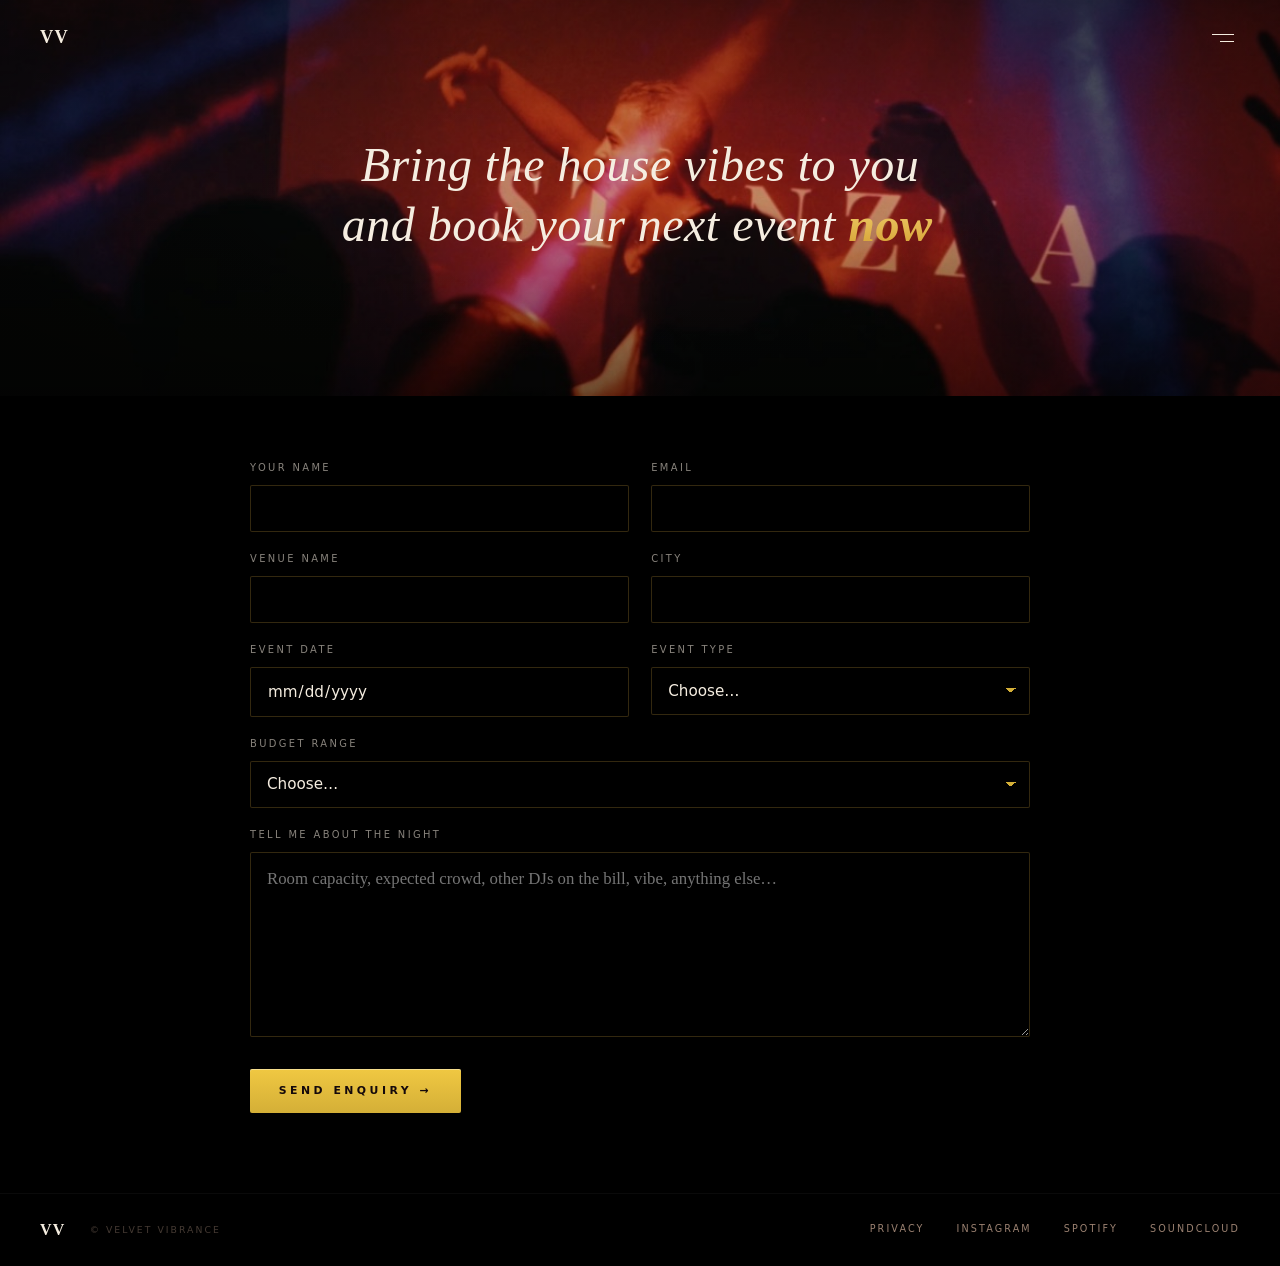
<file: book.html>
<!DOCTYPE html>
<html lang="en">
<head>
  <meta charset="UTF-8" />
  <meta name="viewport" content="width=device-width, initial-scale=1.0" />
  <meta name="description" content="Velvet Vibrance — Book a Stanzza DJ set at your venue." />
  <link rel="icon" type="image/svg+xml" href="favicon.svg" />
  <link rel="canonical" href="https://velvetvibrance.com/book.html" />
  <meta property="og:type" content="website" />
  <meta property="og:site_name" content="Velvet Vibrance" />
  <meta property="og:url" content="https://velvetvibrance.com/book.html" />
  <meta property="og:title" content="VELVET VIBRANCE — Book a DJ Set" />
  <meta property="og:description" content="Book a Stanzza set at your venue. Bookings land direct with the team." />
  <meta property="og:image" content="https://velvetvibrance.com/crowd-pink.jpg" />
  <meta name="twitter:card" content="summary_large_image" />
  <meta http-equiv="Content-Security-Policy" content="default-src 'self'; script-src 'self' 'unsafe-inline' https://cdnjs.cloudflare.com; style-src 'self' 'unsafe-inline' https://fonts.googleapis.com; font-src https://fonts.gstatic.com; img-src 'self' https://raw.githubusercontent.com data:; media-src 'self' https://raw.githubusercontent.com; connect-src 'self' https://raw.githubusercontent.com https://script.google.com https://script.googleusercontent.com; frame-ancestors 'none'; object-src 'none'; base-uri 'self'; form-action 'self';" />
  <meta http-equiv="X-Content-Type-Options" content="nosniff" />
  <meta name="referrer" content="strict-origin-when-cross-origin" />
  <title>VELVET VIBRANCE — Book a DJ Set</title>
  <link rel="stylesheet" href="style.css?v=fade1" />
  <link rel="preconnect" href="https://fonts.googleapis.com" />
  <link rel="preconnect" href="https://fonts.gstatic.com" crossorigin />
  <link href="https://fonts.googleapis.com/css2?family=Playfair+Display:ital,wght@0,400;0,600;0,700;0,900;1,400;1,700&family=Inter:wght@300;400;500;600&display=swap" rel="stylesheet" />
</head>
<body class="gallery-page">

  <script>(function(){var VV_MAINT='OFF';/*VV_MAINT*/if(VV_MAINT==='ON'){location.replace('maintenance.html');}})();</script>

  <div class="nav-overlay" id="nav-overlay" aria-hidden="true">
    <div class="nav-overlay-inner">
      <nav class="overlay-nav">
        <a href="index.html#about"   class="overlay-link"><span>About</span></a>
        <a href="events.html"        class="overlay-link"><span>Events</span></a>
        <a href="gallery.html"       class="overlay-link"><span>Gallery</span></a>
        <a href="book.html"          class="overlay-link"><span>Bookings</span></a>
      </nav>
      <div class="overlay-footer">
        <a href="https://www.instagram.com/stanzzaofficial" target="_blank" rel="noopener noreferrer">Instagram</a>
        <a href="https://open.spotify.com/user/trystanbucar?si=YCVCJeDFSdeDEXY9Dz1a8A&utm_source=copy-link&nd=1&dlsi=a971ac6fd83c4f14" target="_blank" rel="noopener noreferrer">Spotify</a>
        <a href="https://soundcloud.com/user-411773767?ref=clipboard&p=i&c=0&si=22EA36A8152D448B8C8C91F1DC9DD014&utm_source=clipboard&utm_medium=text&utm_campaign=social_sharing" target="_blank" rel="noopener noreferrer">SoundCloud</a>
      </div>
    </div>
  </div>

  <header id="nav">
    <a href="index.html" class="nav-logo">VV</a>
    <button class="nav-hamburger" id="hamburger" aria-label="Toggle menu" aria-expanded="false">
      <span class="ham-line ham-top"></span>
      <span class="ham-line ham-bot"></span>
    </button>
  </header>

  <section class="gallery-hero has-slideshow">
    <div class="hero-slideshow" data-photos="dj-orange.jpg,Image-2-15-26-939AM.jpg,IMG_0431.jpg" aria-hidden="true"></div>
    <div class="gallery-hero-inner">
      <h1 class="hero-sentence">Bring the house vibes to you<br>and book your next event <em>now</em></h1>
    </div>
  </section>

  <section class="contact-section">
    <div class="contact-wrap">

      <form class="contact-form active" id="form-book" novalidate>
        <div class="cf-grid">
          <div class="cf-field">
            <label for="bk-name">Your name</label>
            <input type="text" id="bk-name" name="name" required autocomplete="name" />
          </div>
          <div class="cf-field">
            <label for="bk-email">Email</label>
            <input type="email" id="bk-email" name="email" required autocomplete="email" />
          </div>
          <div class="cf-field">
            <label for="bk-venue">Venue name</label>
            <input type="text" id="bk-venue" name="venue" required />
          </div>
          <div class="cf-field">
            <label for="bk-city">City</label>
            <input type="text" id="bk-city" name="city" autocomplete="address-level2" />
          </div>
          <div class="cf-field">
            <label for="bk-date">Event date</label>
            <input type="date" id="bk-date" name="date" />
          </div>
          <div class="cf-field">
            <label for="bk-type">Event type</label>
            <select id="bk-type" name="type">
              <option value="">Choose…</option>
              <option>Club night</option>
              <option>Festival</option>
              <option>Private event</option>
              <option>Brand event</option>
              <option>Warehouse / underground</option>
              <option>Other</option>
            </select>
          </div>
          <div class="cf-field cf-full">
            <label for="bk-budget">Budget range</label>
            <select id="bk-budget" name="budget">
              <option value="">Choose…</option>
              <option>Under $500</option>
              <option>$500 – $1,500</option>
              <option>$1,500 – $3,000</option>
              <option>$3,000 – $6,000</option>
              <option>$6,000+</option>
              <option>Let's discuss</option>
            </select>
          </div>
          <div class="cf-field cf-full">
            <label for="bk-message">Tell me about the night</label>
            <textarea id="bk-message" name="message" rows="6" required placeholder="Room capacity, expected crowd, other DJs on the bill, vibe, anything else…"></textarea>
          </div>
        </div>
        <div class="cf-actions">
          <button type="submit" class="cf-submit">Send enquiry →</button>
          <p class="cf-status" id="bk-status" role="status" aria-live="polite"></p>
        </div>
      </form>

    </div>
  </section>

  <footer id="footer">
    <div class="footer-inner">
      <div class="footer-left">
        <span class="footer-monogram">VV</span>
        <span class="footer-copy">&copy; VELVET VIBRANCE</span>
      </div>
      <div class="footer-social">
        <a href="privacy.html">Privacy</a>
        <a href="https://www.instagram.com/stanzzaofficial" target="_blank" rel="noopener noreferrer">Instagram</a>
        <a href="https://open.spotify.com/user/trystanbucar?si=YCVCJeDFSdeDEXY9Dz1a8A&utm_source=copy-link&nd=1&dlsi=a971ac6fd83c4f14" target="_blank" rel="noopener noreferrer">Spotify</a>
        <a href="https://soundcloud.com/user-411773767?ref=clipboard&p=i&c=0&si=22EA36A8152D448B8C8C91F1DC9DD014&utm_source=clipboard&utm_medium=text&utm_campaign=social_sharing" target="_blank" rel="noopener noreferrer">SoundCloud</a>
      </div>
    </div>
  </footer>

  <div id="scroll-progress" aria-hidden="true"></div>

  <script>
    window.VV_ENDPOINT = 'https://script.google.com/macros/s/AKfycbxKPcK1bRYUDijZENkCcSkNSflb3yaom7d5abVwcGUrPfFkmVFyEuU9smumyZBSAiuE5w/exec';
  </script>
  <script src="script.js" defer></script>

  <script>
    /* Book form submitter — POSTs to the same Apps Script deployment
       as every other form on the site; the `form: 'booking'` field
       tells the backend which sheet + email handler to run. */
    async function submitBookForm(form) {
      const statusEl = document.getElementById('bk-status');
      const data = { form: 'booking' };
      new FormData(form).forEach((val, key) => { data[key] = val; });

      const btn = form.querySelector('.cf-submit');
      const origLabel = btn.textContent;
      btn.disabled = true;
      btn.textContent = 'Sending…';
      statusEl.textContent = '';
      statusEl.className = 'cf-status';

      const endpoint = window.VV_ENDPOINT;
      if (!endpoint || /PASTE_YOUR/.test(endpoint)) {
        statusEl.textContent = 'Bookings are being set up — email velvetvibrance@gmail.com in the meantime.';
        statusEl.classList.add('error');
        btn.disabled = false; btn.textContent = origLabel;
        return;
      }

      const url = endpoint + (endpoint.indexOf('?') === -1 ? '?' : '&') +
                  'origin=' + encodeURIComponent(location.origin);
      try {
        const res = await fetch(url, {
          method: 'POST',
          headers: { 'Content-Type': 'text/plain;charset=utf-8' },
          body: JSON.stringify(data),
          redirect: 'follow'
        });
        const txt = await res.text();
        let parsed;
        try { parsed = JSON.parse(txt); }
        catch { throw new Error('Non-JSON response'); }

        if (parsed && parsed.ok) {
          form.reset();
          statusEl.textContent = 'Sent — thanks. I\'ll be in touch within 48 hours.';
          statusEl.classList.add('success');
        } else {
          const err = (parsed && parsed.error) || 'unknown';
          statusEl.textContent = 'Could not send (' + err + '). Try again or email velvetvibrance@gmail.com.';
          statusEl.classList.add('error');
        }
      } catch (err) {
        statusEl.textContent = 'Network error. Try again or email velvetvibrance@gmail.com.';
        statusEl.classList.add('error');
      } finally {
        btn.disabled = false;
        btn.textContent = origLabel;
      }
    }
    document.getElementById('form-book').addEventListener('submit', e => {
      e.preventDefault();
      submitBookForm(e.target);
    });
  </script>
</body>
</html>
</file>
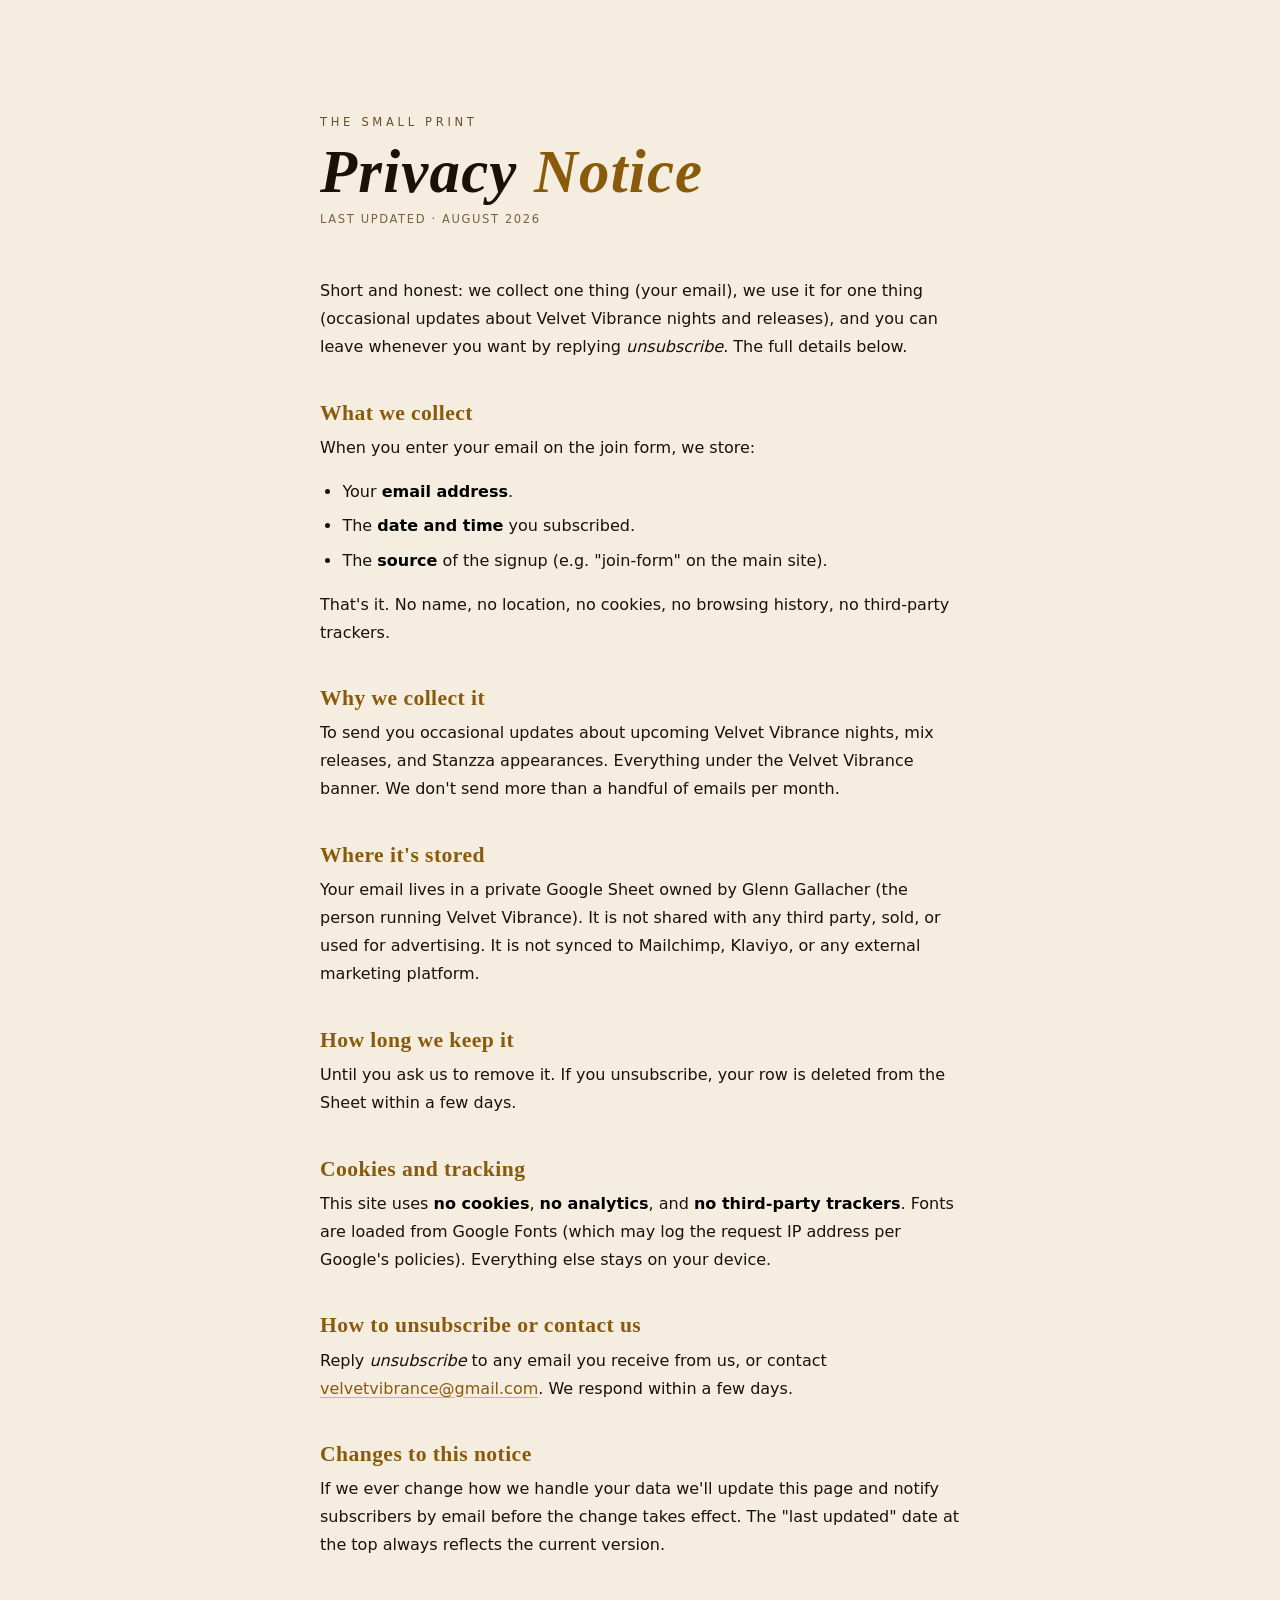
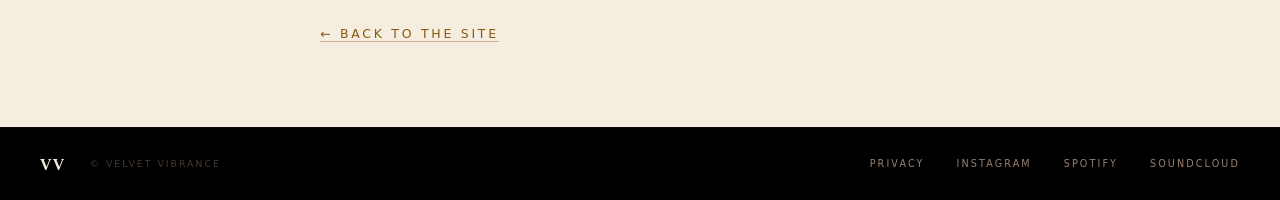
<file: privacy.html>
<!DOCTYPE html>
<html lang="en">
<head>
  <meta charset="UTF-8" />
  <meta name="viewport" content="width=device-width, initial-scale=1.0" />
  <meta name="description" content="Velvet Vibrance — Privacy notice. What we collect, why, and how you can leave." />
  <link rel="icon" type="image/svg+xml" href="favicon.svg" />
  <meta http-equiv="Content-Security-Policy" content="default-src 'self'; script-src 'self' 'unsafe-inline'; style-src 'self' 'unsafe-inline' https://fonts.googleapis.com; font-src https://fonts.gstatic.com; img-src 'self' data:; frame-ancestors 'none'; object-src 'none'; base-uri 'self'; form-action 'self';" />
  <meta http-equiv="X-Content-Type-Options" content="nosniff" />
  <meta name="referrer" content="strict-origin-when-cross-origin" />
  <title>VELVET VIBRANCE — Privacy</title>
  <link rel="stylesheet" href="style.css?v=fade1" />
  <link rel="preconnect" href="https://fonts.googleapis.com" />
  <link rel="preconnect" href="https://fonts.gstatic.com" crossorigin />
  <link href="https://fonts.googleapis.com/css2?family=Playfair+Display:ital,wght@0,400;0,700;1,400&family=Inter:wght@300;400;500;600&display=swap" rel="stylesheet" />
  <style>
    /* Privacy-only layout. Light paper background so legal copy is
       genuinely legible. The rest of the site stays dark; this one
       page trades vibe for readability on purpose. */
    body.gallery-page { background: #f4ede0; }
    .privacy-wrap {
      max-width: 44rem;
      margin: 0 auto;
      padding: 7rem 2rem 5rem;
      color: #1a1108;
      font-family: 'Inter', system-ui, sans-serif;
      font-size: 1rem;
      line-height: 1.75;
    }
    .privacy-wrap h1 {
      font-family: 'Playfair Display', serif;
      font-weight: 700;
      font-style: italic;
      font-size: clamp(2.2rem, 5vw, 3.8rem);
      color: #1a1108;
      margin-bottom: 0.4rem;
      letter-spacing: 0.02em;
    }
    .privacy-wrap h1 em {
      color: #8a5a0b;
      font-style: italic;
    }
    .privacy-wrap .eyebrow {
      font-size: 0.72rem;
      letter-spacing: 0.32em;
      text-transform: uppercase;
      color: #6b4e2a;
      margin-bottom: 0.6rem;
    }
    .privacy-wrap .updated {
      font-size: 0.72rem;
      letter-spacing: 0.14em;
      text-transform: uppercase;
      color: #7a6142;
      margin-bottom: 3rem;
    }
    .privacy-wrap h2 {
      font-family: 'Playfair Display', serif;
      font-weight: 700;
      font-size: 1.35rem;
      color: #8a5a0b;
      margin-top: 2.6rem;
      margin-bottom: 0.6rem;
      letter-spacing: 0.02em;
    }
    .privacy-wrap p, .privacy-wrap ul {
      margin-bottom: 1rem;
      color: #1a1108;
    }
    .privacy-wrap ul { padding-left: 1.4rem; }
    .privacy-wrap li { margin-bottom: 0.4rem; }
    .privacy-wrap a {
      color: #8a5a0b;
      text-decoration: underline;
      text-underline-offset: 3px;
      text-decoration-color: rgba(138,90,11,0.4);
    }
    .privacy-wrap a:hover { text-decoration-color: currentColor; }
    .privacy-wrap strong {
      color: #000;
      font-weight: 600;
    }
    .privacy-back {
      display: inline-block;
      margin-top: 3rem;
      font-size: 0.78rem;
      letter-spacing: 0.22em;
      text-transform: uppercase;
      color: #4a341a;
    }
  </style>
</head>
<body class="gallery-page">

  <!-- Maintenance flag — toggled by admin. Do not edit by hand. -->
  <script>(function(){var VV_MAINT='OFF';/*VV_MAINT*/if(VV_MAINT==='ON'){location.replace('maintenance.html');}})();</script>

  <!-- Nav overlay -->
  <div class="nav-overlay" id="nav-overlay" aria-hidden="true">
    <div class="nav-overlay-inner">
      <nav class="overlay-nav">
        <a href="index.html#about"   class="overlay-link"><span>About</span></a>
        <a href="events.html"        class="overlay-link"><span>Events</span></a>
        <a href="gallery.html"       class="overlay-link"><span>Gallery</span></a>
        <a href="book.html"          class="overlay-link"><span>Bookings</span></a>
      </nav>
      <div class="overlay-footer">
        <a href="https://www.instagram.com/stanzzaofficial" target="_blank" rel="noopener noreferrer">Instagram</a>
        <a href="https://open.spotify.com/user/trystanbucar?si=YCVCJeDFSdeDEXY9Dz1a8A&utm_source=copy-link&nd=1&dlsi=a971ac6fd83c4f14" target="_blank" rel="noopener noreferrer">Spotify</a>
        <a href="https://soundcloud.com/user-411773767?ref=clipboard&p=i&c=0&si=22EA36A8152D448B8C8C91F1DC9DD014&utm_source=clipboard&utm_medium=text&utm_campaign=social_sharing" target="_blank" rel="noopener noreferrer">SoundCloud</a>
      </div>
    </div>
  </div>

  <!-- Header — VV logo + hamburger (opens .nav-overlay for menu) -->
  <header id="nav">
    <a href="index.html" class="nav-logo">VV</a>
    <button class="nav-hamburger" id="hamburger" aria-label="Toggle menu" aria-expanded="false">
      <span class="ham-line ham-top"></span>
      <span class="ham-line ham-bot"></span>
    </button>
  </header>

  <main class="privacy-wrap">

    <p class="eyebrow">The small print</p>
    <h1>Privacy <em>Notice</em></h1>
    <p class="updated">Last updated · August 2026</p>

    <p>
      Short and honest: we collect one thing (your email), we use it for one thing (occasional updates about Velvet Vibrance nights and releases), and you can leave whenever you want by replying <em>unsubscribe</em>. The full details below.
    </p>

    <h2>What we collect</h2>
    <p>When you enter your email on the join form, we store:</p>
    <ul>
      <li>Your <strong>email address</strong>.</li>
      <li>The <strong>date and time</strong> you subscribed.</li>
      <li>The <strong>source</strong> of the signup (e.g. "join-form" on the main site).</li>
    </ul>
    <p>That's it. No name, no location, no cookies, no browsing history, no third-party trackers.</p>

    <h2>Why we collect it</h2>
    <p>
      To send you occasional updates about upcoming Velvet Vibrance nights, mix releases, and Stanzza appearances. Everything under the Velvet Vibrance banner. We don't send more than a handful of emails per month.
    </p>

    <h2>Where it's stored</h2>
    <p>
      Your email lives in a private Google Sheet owned by Glenn Gallacher (the person running Velvet Vibrance). It is not shared with any third party, sold, or used for advertising. It is not synced to Mailchimp, Klaviyo, or any external marketing platform.
    </p>

    <h2>How long we keep it</h2>
    <p>
      Until you ask us to remove it. If you unsubscribe, your row is deleted from the Sheet within a few days.
    </p>

    <h2>Cookies and tracking</h2>
    <p>
      This site uses <strong>no cookies</strong>, <strong>no analytics</strong>, and <strong>no third-party trackers</strong>. Fonts are loaded from Google Fonts (which may log the request IP address per Google's policies). Everything else stays on your device.
    </p>

    <h2>How to unsubscribe or contact us</h2>
    <p>
      Reply <em>unsubscribe</em> to any email you receive from us, or contact <a href="mailto:velvetvibrance@gmail.com">velvetvibrance@gmail.com</a>. We respond within a few days.
    </p>

    <h2>Changes to this notice</h2>
    <p>
      If we ever change how we handle your data we'll update this page and notify subscribers by email before the change takes effect. The "last updated" date at the top always reflects the current version.
    </p>

    <a class="privacy-back" href="index.html">← Back to the site</a>

  </main>

  <!-- Footer -->
  <footer id="footer">
    <div class="footer-inner">
      <div class="footer-left">
        <span class="footer-monogram">VV</span>
        <span class="footer-copy">&copy; VELVET VIBRANCE</span>
      </div>
      <div class="footer-social">
        <a href="privacy.html">Privacy</a>
        <a href="https://www.instagram.com/stanzzaofficial" target="_blank" rel="noopener noreferrer">Instagram</a>
        <a href="https://open.spotify.com/user/trystanbucar?si=YCVCJeDFSdeDEXY9Dz1a8A&utm_source=copy-link&nd=1&dlsi=a971ac6fd83c4f14" target="_blank" rel="noopener noreferrer">Spotify</a>
        <a href="https://soundcloud.com/user-411773767?ref=clipboard&p=i&c=0&si=22EA36A8152D448B8C8C91F1DC9DD014&utm_source=clipboard&utm_medium=text&utm_campaign=social_sharing" target="_blank" rel="noopener noreferrer">SoundCloud</a>
      </div>
    </div>
  </footer>

  <script src="script.js?v=fade1" defer></script>
</body>
</html>
</file>
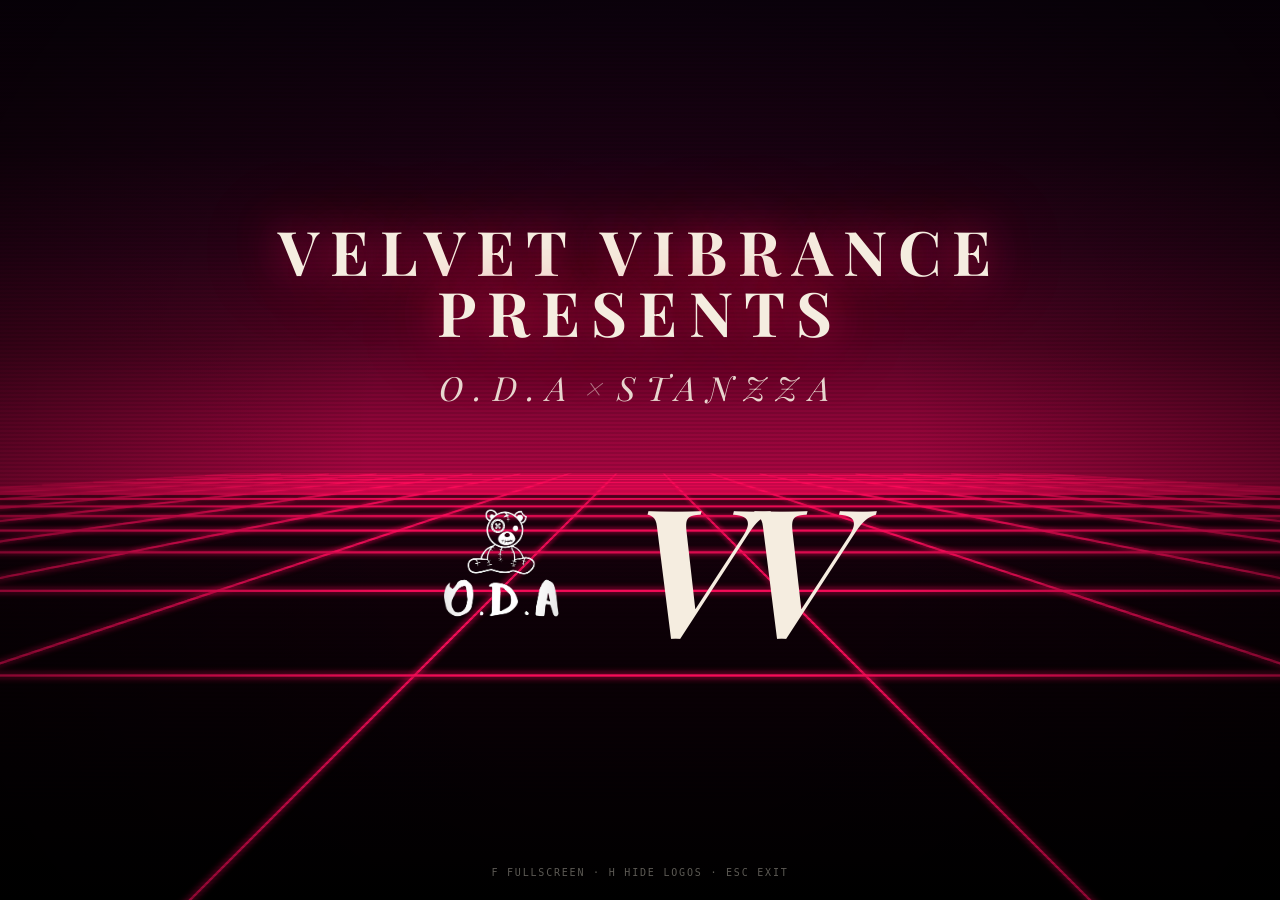
<file: stage/loop-beta.html>
<!DOCTYPE html>
<html lang="en">
<head>
<meta charset="UTF-8">
<meta name="viewport" content="width=device-width, initial-scale=1.0, viewport-fit=cover">
<title>Velvet Vibrance Presents · O.D.A × Stanzza</title>
<link rel="preconnect" href="https://fonts.googleapis.com">
<link rel="preconnect" href="https://fonts.gstatic.com" crossorigin>
<link href="https://fonts.googleapis.com/css2?family=Playfair+Display:ital,wght@0,700;1,400;1,700&display=swap" rel="stylesheet">
<style>
  * { margin: 0; padding: 0; box-sizing: border-box; }
  html, body {
    height: 100vh;
    background: #000;
    color: #f5ede0;
    font-family: 'Playfair Display', Georgia, serif;
    overflow: hidden;
    cursor: none;
  }
  body.show-cursor { cursor: default; }

  canvas#grid {
    position: fixed;
    inset: 0;
    width: 100vw;
    height: 100vh;
    display: block;
    z-index: 0;
  }

  .overlay {
    position: fixed;
    inset: 0;
    display: flex;
    flex-direction: column;
    align-items: center;
    justify-content: center;
    gap: 3vh;
    pointer-events: none;
    transition: opacity 0.6s;
    z-index: 2;
  }
  .overlay.hidden { opacity: 0; }

  /* Title — top of the stack. All caps, smaller than the first
     pass, still the only element carrying the warm red glow. */
  .venue-text {
    font-size: clamp(24px, 4.8vw, 72px);
    font-weight: 700;
    letter-spacing: 0.18em;
    color: #f5ede0;
    text-transform: uppercase;
    text-shadow:
      0 0 40px rgba(255,20,90,0.7),
      0 0 90px rgba(255,20,90,0.35);
    text-align: center;
    line-height: 1;
  }

  /* DJ line — same italic serif style as the site's Stanzza tagline. */
  .dj-line {
    font-size: clamp(18px, 2.6vw, 40px);
    letter-spacing: 0.32em;
    color: #f5ede0;
    opacity: 0.9;
    font-weight: 400;
    font-family: 'Playfair Display', Georgia, serif;
    font-style: italic;
    text-transform: uppercase;
    text-align: center;
    line-height: 1.1;
  }
  .dj-line .x {
    /* Small filler around the "×" so it reads as a collab marker,
       not a maths sign. */
    opacity: 0.55;
    letter-spacing: 0.18em;
    padding: 0 0.25em;
    font-style: italic;
  }

  /* Row underneath with the two brand marks side by side. */
  .marks {
    display: flex;
    align-items: center;
    justify-content: center;
    gap: clamp(2rem, 5vw, 5rem);
    margin-top: 1.5vh;
  }
  .marks img {
    max-height: 26vh;
    max-width: 30vw;
    /* PNG already has transparency (black background stripped) so
       no blend-mode trick needed. No drop-shadow — the title
       carries the only glow on the overlay. */
  }
  .marks .vv-mark {
    font-family: 'Playfair Display', Georgia, serif;
    font-weight: 700;
    font-style: italic;
    font-size: clamp(80px, 14vw, 220px);
    letter-spacing: -0.06em;
    color: #f5ede0;
    line-height: 1;
  }

  .hint {
    position: fixed;
    bottom: 22px;
    left: 50%;
    transform: translateX(-50%);
    font-family: ui-monospace, Menlo, monospace;
    font-size: 10px;
    color: rgba(245,237,224,0.5);
    letter-spacing: 0.18em;
    opacity: 0;
    transition: opacity 0.5s;
    text-transform: uppercase;
    white-space: nowrap;
    z-index: 3;
  }
  body.show-cursor .hint { opacity: 0.75; }

</style>
</head>
<body>

<canvas id="grid"></canvas>

<div class="overlay" id="overlay">
  <div class="venue-text">Velvet Vibrance<br>Presents</div>
  <div class="dj-line">O.D.A<span class="x">×</span>Stanzza</div>
  <div class="marks">
    <img src="../oda-logo.png" alt="O.D.A"
         onerror="this.remove()">
    <div class="vv-mark">VV</div>
  </div>
</div>

<div class="hint">F fullscreen · H hide logos · Esc exit</div>

<script>
/* ─── Retro perspective grid ─────────────────────────────────────
   Ported from a React canvas component into vanilla JS. Runs a
   requestAnimationFrame loop drawing a receding tron-style grid
   with a sunset-gradient sky, CRT scanlines, and a vignette.
   Colour is fixed to a hot pink-red so this reads as "red" while
   keeping the vaporwave character. */

const GRID_COLOR      = '#ff0d5c';
const SHOW_SCANLINES  = true;
const GLOW_EFFECT     = true;

const canvas = document.getElementById('grid');
const ctx    = canvas.getContext('2d');

function resize() {
  canvas.width  = window.innerWidth;
  canvas.height = window.innerHeight;
}
resize();
window.addEventListener('resize', resize);

function hexToRgb(hex) {
  const m = /^#?([a-f\d]{2})([a-f\d]{2})([a-f\d]{2})$/i.exec(hex);
  return m
    ? { r: parseInt(m[1], 16), g: parseInt(m[2], 16), b: parseInt(m[3], 16) }
    : { r: 255, g: 13, b: 92 };
}

const cellWidth    = 120;
const cellDepth    = 80;
const numCellsWide = 16;
const numCellsDeep = 20;

const cameraX     = 0;
const cameraY     = 60;
const cameraZ     = 400;
const focalLength = 500;

const speed = 1.5;
let offset  = 0;

function project(x, y, z) {
  const relZ = z - cameraZ;
  if (relZ <= 10) return null;
  const scale = focalLength / relZ;
  return {
    x: canvas.width / 2 + (x - cameraX) * scale,
    y: canvas.height * 0.5 - (y - cameraY) * scale,
    scale,
    z: relZ
  };
}

function drawCell(x, z, zOffset) {
  const actualZ = z - zOffset;
  if (actualZ < -cellDepth || actualZ > numCellsDeep * cellDepth) return;
  if (actualZ < 0) return;

  const tL = project(x - cellWidth / 2, 0, actualZ);
  const tR = project(x + cellWidth / 2, 0, actualZ);
  const bL = project(x - cellWidth / 2, 0, actualZ + cellDepth);
  const bR = project(x + cellWidth / 2, 0, actualZ + cellDepth);
  if (!tL || !tR || !bL || !bR) return;

  const distanceFactor = Math.min(1, actualZ / (numCellsDeep * cellDepth));
  const alpha     = Math.max(0.3, 1 - distanceFactor * 0.7);
  const lineWidth = Math.max(1, 2.5 * (1 - distanceFactor * 0.5));

  if (GLOW_EFFECT) {
    ctx.shadowBlur  = 10 * (1 - distanceFactor);
    ctx.shadowColor = GRID_COLOR;
  }

  ctx.lineWidth   = lineWidth;
  ctx.strokeStyle = GRID_COLOR;
  ctx.globalAlpha = alpha;

  ctx.beginPath();
  ctx.moveTo(bL.x, bL.y);
  ctx.lineTo(bR.x, bR.y);
  ctx.lineTo(tR.x, tR.y);
  ctx.lineTo(tL.x, tL.y);
  ctx.closePath();
  ctx.stroke();

  ctx.shadowBlur  = 0;
  ctx.globalAlpha = 1;
}

function drawScanlines() {
  if (!SHOW_SCANLINES) return;
  ctx.globalAlpha = 0.1;
  ctx.fillStyle   = '#000';
  for (let y = 0; y < canvas.height; y += 4) {
    ctx.fillRect(0, y, canvas.width, 2);
  }
  ctx.globalAlpha = 1;
}

function animate() {
  ctx.clearRect(0, 0, canvas.width, canvas.height);

  const rgb = hexToRgb(GRID_COLOR);

  /* Sky — deep at top, hotter toward the horizon. */
  const sky = ctx.createLinearGradient(0, 0, 0, canvas.height * 0.55);
  sky.addColorStop(0,    `rgba(${rgb.r * 0.05}, ${rgb.g * 0.05}, ${rgb.b * 0.15}, 1)`);
  sky.addColorStop(0.30, `rgba(${rgb.r * 0.10}, ${rgb.g * 0.08}, ${rgb.b * 0.20}, 1)`);
  sky.addColorStop(0.50, `rgba(${rgb.r * 0.20}, ${rgb.g * 0.15}, ${rgb.b * 0.30}, 1)`);
  sky.addColorStop(0.70, `rgba(${rgb.r * 0.35}, ${rgb.g * 0.25}, ${rgb.b * 0.40}, 1)`);
  sky.addColorStop(0.85, `rgba(${rgb.r * 0.55}, ${rgb.g * 0.40}, ${rgb.b * 0.60}, 1)`);
  sky.addColorStop(1,    `rgba(${rgb.r * 0.70}, ${rgb.g * 0.50}, ${rgb.b * 0.75}, 1)`);
  ctx.fillStyle = sky;
  ctx.fillRect(0, 0, canvas.width, canvas.height * 0.55);

  /* Ground — fades to black. */
  const ground = ctx.createLinearGradient(0, canvas.height * 0.55, 0, canvas.height);
  ground.addColorStop(0,   `rgba(${rgb.r * 0.10}, ${rgb.g * 0.08}, ${rgb.b * 0.15}, 1)`);
  ground.addColorStop(0.3, `rgba(${rgb.r * 0.05}, ${rgb.g * 0.03}, ${rgb.b * 0.08}, 1)`);
  ground.addColorStop(1,   '#000');
  ctx.fillStyle = ground;
  ctx.fillRect(0, canvas.height * 0.55, canvas.width, canvas.height * 0.45);

  offset += speed;
  if (offset >= cellDepth) offset = 0;

  for (let row = -5; row < numCellsDeep + 5; row++) {
    const z = row * cellDepth;
    for (let col = -Math.floor(numCellsWide / 2); col <= Math.floor(numCellsWide / 2); col++) {
      drawCell(col * cellWidth, z, offset);
    }
  }

  drawScanlines();

  /* Vignette to focus attention on the logo overlay in the middle. */
  const vignette = ctx.createRadialGradient(
    canvas.width / 2, canvas.height / 2, canvas.height * 0.3,
    canvas.width / 2, canvas.height / 2, canvas.height * 0.8
  );
  vignette.addColorStop(0, 'rgba(0,0,0,0)');
  vignette.addColorStop(1, 'rgba(0,0,0,0.5)');
  ctx.fillStyle = vignette;
  ctx.fillRect(0, 0, canvas.width, canvas.height);

  requestAnimationFrame(animate);
}
animate();

/* ─── Stage controls ───────────────────────────── */

let cursorTimer = null;
function bumpCursor() {
  document.body.classList.add('show-cursor');
  clearTimeout(cursorTimer);
  cursorTimer = setTimeout(() => document.body.classList.remove('show-cursor'), 2500);
}
document.addEventListener('mousemove', bumpCursor);
document.addEventListener('touchstart', bumpCursor);
bumpCursor();

const overlay = document.getElementById('overlay');
document.addEventListener('keydown', e => {
  const k = e.key.toLowerCase();
  if (k === 'f') {
    const el = document.documentElement;
    if (document.fullscreenElement || document.webkitFullscreenElement) {
      (document.exitFullscreen || document.webkitExitFullscreen).call(document);
    } else {
      (el.requestFullscreen || el.webkitRequestFullscreen).call(el);
    }
  } else if (k === 'h') {
    overlay.classList.toggle('hidden');
  }
});

async function requestWakeLock() {
  if (!('wakeLock' in navigator)) return;
  try { await navigator.wakeLock.request('screen'); } catch (e) {}
}
document.addEventListener('click',   requestWakeLock, { once: true });
document.addEventListener('keydown', requestWakeLock, { once: true });

</script>
</body>
</html>
</file>
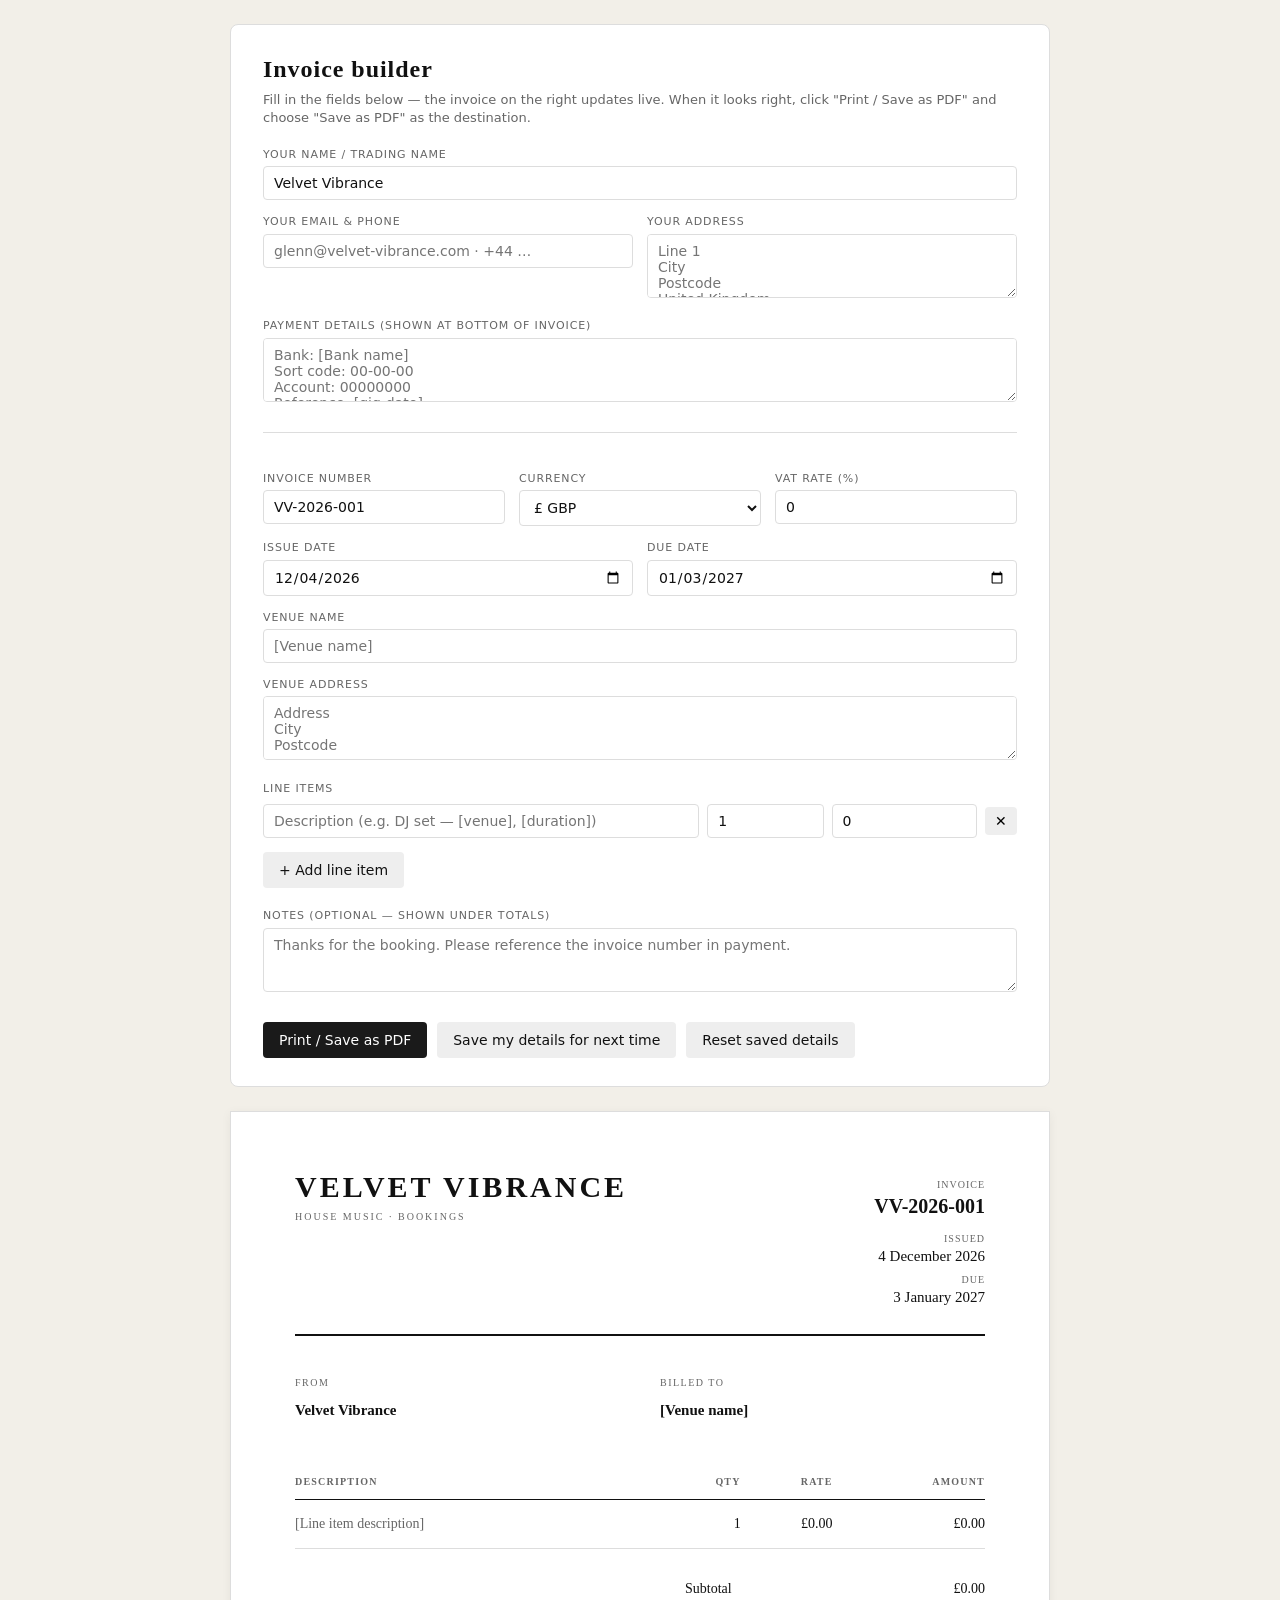
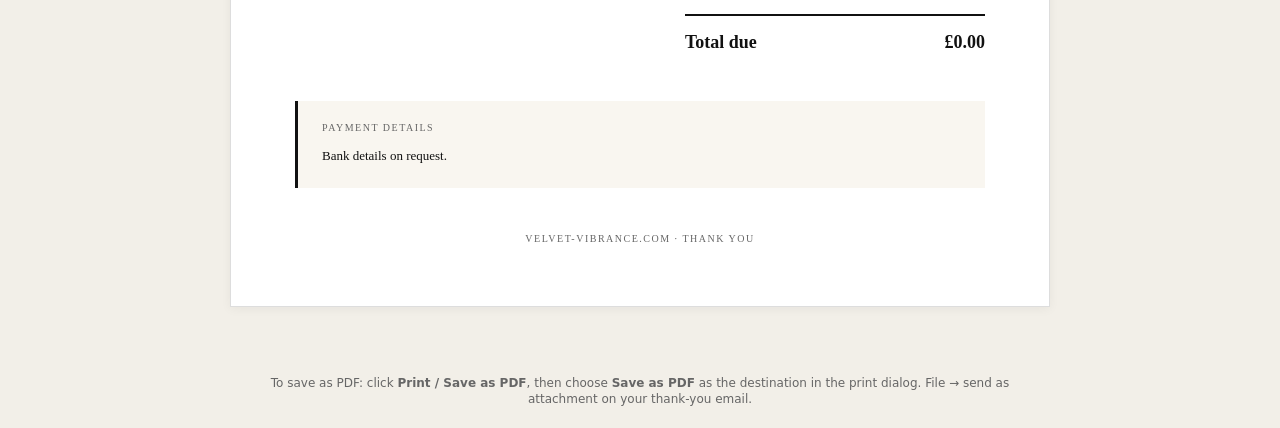
<file: templates/invoice.html>
<!DOCTYPE html>
<html lang="en">
<head>
<meta charset="UTF-8">
<meta name="viewport" content="width=device-width, initial-scale=1.0">
<title>Velvet Vibrance — Invoice</title>
<style>
  :root {
    --ink: #111;
    --paper: #fff;
    --line: #ddd;
    --muted: #666;
    --brand: #1a1a1a;
    --panel: #f9f6f0;
  }
  * { box-sizing: border-box; }
  body {
    margin: 0;
    font-family: Georgia, 'Times New Roman', serif;
    background: #f2efe8;
    color: var(--ink);
    line-height: 1.4;
  }

  /* ─── Editor panel (top of screen, hidden on print) ─── */
  .editor {
    max-width: 820px;
    margin: 24px auto;
    padding: 28px 32px;
    background: #fff;
    border: 1px solid var(--line);
    border-radius: 8px;
    font-family: system-ui, -apple-system, 'Segoe UI', sans-serif;
  }
  .editor h2 {
    margin: 0 0 4px;
    font-family: Georgia, serif;
    letter-spacing: 0.04em;
  }
  .editor .sub {
    color: var(--muted);
    font-size: 13px;
    margin-bottom: 20px;
  }
  .editor label {
    display: block;
    font-size: 11px;
    color: var(--muted);
    margin: 14px 0 4px;
    text-transform: uppercase;
    letter-spacing: 0.08em;
  }
  .editor input,
  .editor textarea,
  .editor select {
    width: 100%;
    padding: 8px 10px;
    font-family: inherit;
    font-size: 14px;
    border: 1px solid var(--line);
    border-radius: 4px;
    background: #fff;
    color: var(--ink);
  }
  .editor textarea { min-height: 64px; resize: vertical; }
  .grid { display: grid; grid-template-columns: 1fr 1fr; gap: 14px; }
  .grid-3 { display: grid; grid-template-columns: 1fr 1fr 1fr; gap: 14px; }
  .divider {
    border: none;
    border-top: 1px solid var(--line);
    margin: 24px 0;
  }
  .items-editor { margin-top: 8px; }
  .item-row {
    display: grid;
    grid-template-columns: 3fr 0.8fr 1fr auto;
    gap: 8px;
    margin-bottom: 6px;
    align-items: center;
  }
  .item-row button {
    padding: 6px 10px;
    border: none;
    background: #eee;
    cursor: pointer;
    border-radius: 4px;
    font-size: 14px;
  }
  .item-row button:hover { background: #ddd; }
  .btn {
    padding: 10px 16px;
    border: none;
    border-radius: 4px;
    font-family: inherit;
    font-size: 14px;
    cursor: pointer;
    font-weight: 500;
  }
  .btn-primary { background: var(--brand); color: #fff; }
  .btn-primary:hover { background: #333; }
  .btn-secondary { background: #eee; color: var(--ink); }
  .btn-secondary:hover { background: #ddd; }
  .editor-actions { margin-top: 24px; display: flex; gap: 10px; flex-wrap: wrap; }

  /* ─── Rendered invoice ─── */
  .invoice {
    max-width: 820px;
    margin: 24px auto 48px;
    padding: 60px 64px;
    background: var(--paper);
    border: 1px solid var(--line);
    box-shadow: 0 2px 10px rgba(0,0,0,0.05);
    color: var(--ink);
  }
  .invoice-header {
    display: flex;
    justify-content: space-between;
    align-items: flex-start;
    margin-bottom: 40px;
    padding-bottom: 24px;
    border-bottom: 2px solid var(--ink);
  }
  .brand-name {
    font-size: 30px;
    font-weight: 700;
    letter-spacing: 0.1em;
    line-height: 1;
  }
  .brand-tag {
    font-size: 10px;
    color: var(--muted);
    letter-spacing: 0.2em;
    text-transform: uppercase;
    margin-top: 8px;
  }
  .invoice-meta {
    text-align: right;
    font-size: 13px;
    min-width: 200px;
  }
  .invoice-meta .label {
    color: var(--muted);
    text-transform: uppercase;
    letter-spacing: 0.1em;
    font-size: 10px;
    margin-top: 6px;
  }
  .invoice-meta .value {
    font-size: 15px;
    margin-bottom: 2px;
  }
  .invoice-meta .inv-number {
    font-size: 20px;
    font-weight: 700;
    margin-bottom: 12px;
  }
  .addresses {
    display: grid;
    grid-template-columns: 1fr 1fr;
    gap: 40px;
    margin-bottom: 40px;
  }
  .addr-block .heading {
    font-size: 10px;
    color: var(--muted);
    text-transform: uppercase;
    letter-spacing: 0.15em;
    margin-bottom: 10px;
  }
  .addr-block .name { font-weight: 700; margin-bottom: 4px; font-size: 15px; }
  .addr-block .lines {
    font-size: 13px;
    line-height: 1.6;
    white-space: pre-line;
    color: #222;
  }

  .items-table {
    width: 100%;
    border-collapse: collapse;
    margin-bottom: 24px;
  }
  .items-table th {
    text-align: left;
    font-size: 10px;
    text-transform: uppercase;
    letter-spacing: 0.12em;
    color: var(--muted);
    padding: 10px 0;
    border-bottom: 1px solid var(--ink);
    font-weight: 600;
  }
  .items-table th.num,
  .items-table td.num { text-align: right; }
  .items-table td {
    padding: 14px 0;
    font-size: 14px;
    border-bottom: 1px solid var(--line);
    vertical-align: top;
  }

  .totals {
    display: flex;
    justify-content: flex-end;
    margin-bottom: 40px;
  }
  .totals-table {
    min-width: 300px;
    font-size: 14px;
  }
  .totals-table .row {
    display: flex;
    justify-content: space-between;
    padding: 6px 0;
  }
  .totals-table .row.total {
    border-top: 2px solid var(--ink);
    margin-top: 10px;
    padding-top: 14px;
    font-size: 18px;
    font-weight: 700;
  }

  .payment-info {
    background: var(--panel);
    padding: 20px 24px;
    border-left: 3px solid var(--ink);
    font-size: 13px;
  }
  .payment-info .heading {
    font-size: 10px;
    text-transform: uppercase;
    letter-spacing: 0.15em;
    margin-bottom: 10px;
    color: var(--muted);
  }
  .payment-info .lines {
    white-space: pre-line;
    line-height: 1.7;
  }

  .notes {
    margin-top: 28px;
    font-size: 13px;
    color: var(--muted);
    line-height: 1.6;
    font-style: italic;
  }
  .footer-note {
    text-align: center;
    font-size: 10px;
    color: var(--muted);
    margin-top: 44px;
    letter-spacing: 0.15em;
    text-transform: uppercase;
  }
  .hint {
    text-align: center;
    color: var(--muted);
    font-size: 12px;
    font-family: system-ui, sans-serif;
    padding: 20px;
    max-width: 820px;
    margin: 0 auto;
  }

  /* ─── Print / PDF export ─── */
  @media print {
    body { background: #fff; }
    .editor, .hint { display: none !important; }
    .invoice {
      margin: 0;
      padding: 0;
      border: none;
      box-shadow: none;
      max-width: none;
    }
    @page { margin: 20mm; size: A4; }
  }
</style>
</head>
<body>

<div class="editor">
  <h2>Invoice builder</h2>
  <div class="sub">Fill in the fields below — the invoice on the right updates live. When it looks right, click "Print / Save as PDF" and choose "Save as PDF" as the destination.</div>

  <label>Your name / trading name</label>
  <input type="text" id="fromName" placeholder="Velvet Vibrance">

  <div class="grid">
    <div>
      <label>Your email &amp; phone</label>
      <input type="text" id="fromContact" placeholder="glenn@velvet-vibrance.com · +44 …">
    </div>
    <div>
      <label>Your address</label>
      <textarea id="fromAddress" placeholder="Line 1&#10;City&#10;Postcode&#10;United Kingdom"></textarea>
    </div>
  </div>

  <label>Payment details (shown at bottom of invoice)</label>
  <textarea id="payment" placeholder="Bank: [Bank name]&#10;Sort code: 00-00-00&#10;Account: 00000000&#10;Reference: [gig-date]&#10;Payment terms: 30 days"></textarea>

  <hr class="divider">

  <div class="grid-3">
    <div>
      <label>Invoice number</label>
      <input type="text" id="invNumber">
    </div>
    <div>
      <label>Currency</label>
      <select id="currency">
        <option value="£">£ GBP</option>
        <option value="€">€ EUR</option>
        <option value="$">$ USD</option>
      </select>
    </div>
    <div>
      <label>VAT rate (%)</label>
      <input type="number" id="vatRate" value="0" min="0" max="100" step="0.1">
    </div>
  </div>

  <div class="grid">
    <div>
      <label>Issue date</label>
      <input type="date" id="issueDate">
    </div>
    <div>
      <label>Due date</label>
      <input type="date" id="dueDate">
    </div>
  </div>

  <label>Venue name</label>
  <input type="text" id="toName" placeholder="[Venue name]">
  <label>Venue address</label>
  <textarea id="toAddress" placeholder="Address&#10;City&#10;Postcode"></textarea>

  <label>Line items</label>
  <div class="items-editor" id="itemsEditor"></div>
  <button type="button" class="btn btn-secondary" onclick="addItem()" style="margin-top: 8px;">+ Add line item</button>

  <label style="margin-top: 20px;">Notes (optional — shown under totals)</label>
  <textarea id="notes" placeholder="Thanks for the booking. Please reference the invoice number in payment."></textarea>

  <div class="editor-actions">
    <button type="button" class="btn btn-primary" onclick="window.print()">Print / Save as PDF</button>
    <button type="button" class="btn btn-secondary" onclick="saveDefaults()">Save my details for next time</button>
    <button type="button" class="btn btn-secondary" onclick="clearDefaults()">Reset saved details</button>
  </div>
</div>

<div class="invoice" id="invoice"></div>

<div class="hint">To save as PDF: click <strong>Print / Save as PDF</strong>, then choose <strong>Save as PDF</strong> as the destination in the print dialog. File → send as attachment on your thank-you email.</div>

<script>
const LOCAL_KEY = 'vv-invoice-defaults';

const state = {
  fromName: 'Velvet Vibrance',
  fromContact: '',
  fromAddress: '',
  payment: '',
  invNumber: '',
  currency: '£',
  issueDate: '',
  dueDate: '',
  vatRate: 0,
  toName: '',
  toAddress: '',
  items: [{ description: '', qty: 1, rate: 0 }],
  notes: ''
};

function todayISO() { return new Date().toISOString().slice(0, 10); }
function addDaysISO(days) {
  const d = new Date();
  d.setDate(d.getDate() + days);
  return d.toISOString().slice(0, 10);
}

function load() {
  const saved = JSON.parse(localStorage.getItem(LOCAL_KEY) || '{}');
  ['fromName', 'fromContact', 'fromAddress', 'payment'].forEach(k => {
    if (saved[k] !== undefined) state[k] = saved[k];
  });

  /* Auto-number: increment the last saved number if it's from this year,
     otherwise reset to 001. Format: VV-YYYY-NNN. */
  const year = new Date().getFullYear();
  const last = saved.lastInvNumber;
  const prefix = 'VV-' + year + '-';
  if (last && last.indexOf(prefix) === 0) {
    const n = parseInt(last.slice(prefix.length), 10) + 1;
    state.invNumber = prefix + String(n).padStart(3, '0');
  } else {
    state.invNumber = prefix + '001';
  }

  state.issueDate = todayISO();
  state.dueDate = addDaysISO(30);

  syncFormFromState();
  renderItems();
  renderInvoice();
}

function syncFormFromState() {
  ['fromName', 'fromContact', 'fromAddress', 'payment',
   'invNumber', 'currency', 'issueDate', 'dueDate',
   'toName', 'toAddress', 'vatRate', 'notes'].forEach(k => {
    const el = document.getElementById(k);
    if (el) el.value = state[k] != null ? state[k] : '';
  });
}

function bindForm() {
  ['fromName', 'fromContact', 'fromAddress', 'payment',
   'invNumber', 'currency', 'issueDate', 'dueDate',
   'toName', 'toAddress', 'vatRate', 'notes'].forEach(k => {
    const el = document.getElementById(k);
    el.addEventListener('input', () => {
      state[k] = el.type === 'number' ? (parseFloat(el.value) || 0) : el.value;
      renderInvoice();
    });
  });
}

function renderItems() {
  const box = document.getElementById('itemsEditor');
  box.innerHTML = '';
  state.items.forEach((item, i) => {
    const row = document.createElement('div');
    row.className = 'item-row';
    row.innerHTML =
      '<input type="text" placeholder="Description (e.g. DJ set — [venue], [duration])" data-i="' + i + '" data-field="description">' +
      '<input type="number" placeholder="Qty" data-i="' + i + '" data-field="qty" min="0" step="0.5">' +
      '<input type="number" placeholder="Rate" data-i="' + i + '" data-field="rate" min="0" step="0.01">' +
      '<button type="button" onclick="removeItem(' + i + ')" title="Remove">✕</button>';
    row.querySelector('[data-field="description"]').value = item.description;
    row.querySelector('[data-field="qty"]').value = item.qty;
    row.querySelector('[data-field="rate"]').value = item.rate;
    box.appendChild(row);
  });
  box.querySelectorAll('input').forEach(input => {
    input.addEventListener('input', (e) => {
      const i = parseInt(e.target.dataset.i, 10);
      const field = e.target.dataset.field;
      const val = field === 'description' ? e.target.value : (parseFloat(e.target.value) || 0);
      state.items[i][field] = val;
      renderInvoice();
    });
  });
}

function addItem() {
  state.items.push({ description: '', qty: 1, rate: 0 });
  renderItems();
  renderInvoice();
}

function removeItem(i) {
  state.items.splice(i, 1);
  if (state.items.length === 0) state.items.push({ description: '', qty: 1, rate: 0 });
  renderItems();
  renderInvoice();
}

function fmtMoney(n) {
  const num = (Math.round(n * 100) / 100).toFixed(2);
  return state.currency + num.replace(/\B(?=(\d{3})+(?!\d))/g, ',');
}

function fmtDate(iso) {
  if (!iso) return '—';
  const d = new Date(iso + 'T00:00:00');
  return d.toLocaleDateString('en-GB', { day: 'numeric', month: 'long', year: 'numeric' });
}

function esc(s) {
  return String(s == null ? '' : s).replace(/[&<>"']/g, ch => ({
    '&': '&amp;', '<': '&lt;', '>': '&gt;', '"': '&quot;', "'": '&#39;'
  }[ch]));
}

function renderInvoice() {
  const subtotal = state.items.reduce((s, i) => s + (i.qty * i.rate), 0);
  const vat = subtotal * (state.vatRate / 100);
  const total = subtotal + vat;

  const html =
    '<div class="invoice-header">' +
      '<div>' +
        '<div class="brand-name">VELVET VIBRANCE</div>' +
        '<div class="brand-tag">House Music · Bookings</div>' +
      '</div>' +
      '<div class="invoice-meta">' +
        '<div class="label">Invoice</div>' +
        '<div class="value inv-number">' + esc(state.invNumber) + '</div>' +
        '<div class="label">Issued</div>' +
        '<div class="value">' + fmtDate(state.issueDate) + '</div>' +
        '<div class="label">Due</div>' +
        '<div class="value">' + fmtDate(state.dueDate) + '</div>' +
      '</div>' +
    '</div>' +

    '<div class="addresses">' +
      '<div class="addr-block">' +
        '<div class="heading">From</div>' +
        '<div class="name">' + (esc(state.fromName) || 'Velvet Vibrance') + '</div>' +
        '<div class="lines">' + esc(state.fromAddress) + '</div>' +
        (state.fromContact ? '<div class="lines" style="margin-top: 8px;">' + esc(state.fromContact) + '</div>' : '') +
      '</div>' +
      '<div class="addr-block">' +
        '<div class="heading">Billed to</div>' +
        '<div class="name">' + (esc(state.toName) || '[Venue name]') + '</div>' +
        '<div class="lines">' + esc(state.toAddress) + '</div>' +
      '</div>' +
    '</div>' +

    '<table class="items-table">' +
      '<thead><tr>' +
        '<th>Description</th>' +
        '<th class="num">Qty</th>' +
        '<th class="num">Rate</th>' +
        '<th class="num">Amount</th>' +
      '</tr></thead>' +
      '<tbody>' +
        state.items.map(i =>
          '<tr>' +
            '<td>' + (esc(i.description) || '<span style="color: var(--muted);">[Line item description]</span>') + '</td>' +
            '<td class="num">' + i.qty + '</td>' +
            '<td class="num">' + fmtMoney(i.rate) + '</td>' +
            '<td class="num">' + fmtMoney(i.qty * i.rate) + '</td>' +
          '</tr>'
        ).join('') +
      '</tbody>' +
    '</table>' +

    '<div class="totals"><div class="totals-table">' +
      '<div class="row"><span>Subtotal</span><span>' + fmtMoney(subtotal) + '</span></div>' +
      (state.vatRate > 0 ? '<div class="row"><span>VAT (' + state.vatRate + '%)</span><span>' + fmtMoney(vat) + '</span></div>' : '') +
      '<div class="row total"><span>Total due</span><span>' + fmtMoney(total) + '</span></div>' +
    '</div></div>' +

    '<div class="payment-info">' +
      '<div class="heading">Payment details</div>' +
      '<div class="lines">' + (esc(state.payment) || 'Bank details on request.') + '</div>' +
    '</div>' +

    (state.notes ? '<div class="notes">' + esc(state.notes) + '</div>' : '') +

    '<div class="footer-note">VELVET-VIBRANCE.COM · Thank you</div>';

  document.getElementById('invoice').innerHTML = html;
}

function saveDefaults() {
  const toSave = {
    fromName: state.fromName,
    fromContact: state.fromContact,
    fromAddress: state.fromAddress,
    payment: state.payment,
    lastInvNumber: state.invNumber
  };
  try {
    localStorage.setItem(LOCAL_KEY, JSON.stringify(toSave));
    alert('Saved to this browser. Next invoice will auto-number to ' + nextInvNumber(state.invNumber) + '.');
  } catch (err) {
    alert('Could not save (browser may block localStorage on file:// pages). Try serving the file with `python3 -m http.server 8765` from the repo root, then open http://localhost:8765/templates/invoice.html');
  }
}

function nextInvNumber(current) {
  const m = /^(VV-\d{4}-)(\d+)$/.exec(current || '');
  if (!m) return current;
  return m[1] + String(parseInt(m[2], 10) + 1).padStart(3, '0');
}

function clearDefaults() {
  if (confirm('Clear your saved from-address, bank details, and invoice number?')) {
    localStorage.removeItem(LOCAL_KEY);
    location.reload();
  }
}

load();
bindForm();
</script>
</body>
</html>
</file>
<file: style.css>
/* ============================================================
   VELVET VIBRANCE — style.css  v2
   "Blood runs velvet gold"
   ============================================================ */

/* Fonts are loaded via <link> in each HTML head — no @import here so the
   stylesheet isn't render-blocked by a duplicate fetch. */

/* ── Variables ─────────────────────────────────────────────── */
:root {
  --velvet:       #8B1A1A;
  --velvet-light: #C0392B;
  --gold:         #D4AF37;
  --gold-light:   #F0C842;
  --dark:         #000000;
  --dark-mid:     #0a0505;
  --dark-card:    #0d0606;
  --text-primary: #f5ede0;
  --text-muted:   #9a8070;
  --font-display: 'Playfair Display', Georgia, serif;
  --font-body:    'Inter', system-ui, sans-serif;
  --font-prose:   'EB Garamond', Georgia, 'Times New Roman', serif;
  --ease-out:     cubic-bezier(0.16, 1, 0.3, 1);
  --ease-elastic: cubic-bezier(0.34, 1.56, 0.64, 1);
  --transition:   0.4s cubic-bezier(0.4, 0, 0.2, 1);
}

/* ── Reset & Base ───────────────────────────────────────────── */
*, *::before, *::after { box-sizing: border-box; margin: 0; padding: 0; }

html {
  font-size: 16px;
  scroll-behavior: auto; /* Lenis handles smooth scroll */
}

body {
  background: var(--dark);
  color: var(--text-primary);
  font-family: var(--font-body);
  font-weight: 400;
  line-height: 1.7;
  overflow-x: hidden;
  -webkit-font-smoothing: antialiased;
  -moz-osx-font-smoothing: grayscale;
}

body.entry-open { overflow: hidden; }
body.nav-open   { overflow: hidden; }

/* ── Scrollbar ──────────────────────────────────────────────── */
::-webkit-scrollbar { width: 4px; }
::-webkit-scrollbar-track { background: var(--dark); }
::-webkit-scrollbar-thumb {
  background: linear-gradient(180deg, var(--gold-light), var(--gold));
  border-radius: 2px;
  box-shadow: 0 0 6px rgba(232,181,71,0.4);
}
::-webkit-scrollbar-thumb:hover {
  background: linear-gradient(180deg, #fff2b5, var(--gold-light));
}
/* Firefox */
html { scrollbar-color: var(--gold) var(--dark); scrollbar-width: thin; }

/* ── Typography ─────────────────────────────────────────────── */
h1, h2, h3, h4 {
  font-family: var(--font-display);
  font-weight: 700;
  line-height: 1.0;
  letter-spacing: -0.02em;
}

/* ════════════════════════════════════════════════════════════
   SIDE RAIL — landing-hero-only navigation.
   Lives inside <section id="hero"> as an absolutely-positioned
   left column so it scrolls out of the viewport naturally with
   the hero image itself. Only rendered on index.html. Other
   pages fall back to the top #nav bar (VV + hamburger, opens
   .nav-overlay for the menu).
════════════════════════════════════════════════════════════ */
#side-rail {
  position: absolute;
  top: 0;
  left: 0;
  height: 100%;
  width: 88px;
  z-index: 3;
  display: flex;
  flex-direction: column;
  align-items: center;
  justify-content: center;
  padding: 2.1rem 0.6rem 2rem;
  background: linear-gradient(180deg, rgba(0,0,0,0.55) 0%, rgba(0,0,0,0.3) 60%, rgba(0,0,0,0.55) 100%);
  border-right: 1px solid rgba(232,181,71,0.14);
  backdrop-filter: blur(6px);
  -webkit-backdrop-filter: blur(6px);
}
.rail-nav {
  display: flex;
  flex-direction: column;
  gap: 1.85rem;
  width: 100%;
  align-items: center;
}
.rail-link {
  font-family: var(--font-body);
  font-size: 0.66rem;
  font-weight: 500;
  letter-spacing: 0.28em;
  text-transform: uppercase;
  color: rgba(245,237,224,0.7);
  text-decoration: none;
  padding: 0.4rem 0.2rem;
  border-left: 1px solid transparent;
  transition: color 0.3s ease, border-color 0.3s ease, letter-spacing 0.3s ease;
}
.rail-link:hover,
.rail-link[aria-current="page"] {
  color: var(--gold);
  letter-spacing: 0.32em;
}
/* Hide rail on narrow viewports — hero has less width to spare
   and the hamburger already covers the menu on mobile. */
@media (max-width: 768px) {
  #side-rail { display: none; }
}

/* On pages WITHOUT a rail (gallery, events, privacy) the top #nav
   is the primary navigation. Force the hamburger visible at every
   viewport width so desktop visitors can open the menu. Uses :has()
   so the rule only applies where no rail exists. */
body:not(:has(#side-rail)) .nav-hamburger { display: flex; }

/* ── Scroll Progress Bar ────────────────────────────────────── */
#scroll-progress {
  position: fixed;
  top: 0;
  left: 0;
  height: 2px;
  width: 0%;
  background: linear-gradient(90deg, #a67518, var(--gold), var(--gold-light), var(--gold), #a67518);
  box-shadow: 0 0 12px rgba(232,181,71,0.55);
  z-index: 9999;
  transition: width 0.1s linear;
  pointer-events: none;
}

/* ════════════════════════════════════════════════════════════
   ENTRY / BACKGROUND-PATHS LOADING SCREEN
════════════════════════════════════════════════════════════ */
#entry-screen {
  position: fixed;
  inset: 0;
  z-index: 1000;
  background: #000;
  display: flex;
  align-items: center;
  justify-content: center;
  overflow: hidden;
  transition: opacity 1s ease;
}

#entry-screen.sweep-out {
  opacity: 0;
  pointer-events: none;
}

/* SVG paths layer — fills the entire entry screen */
.entry-paths-layer {
  position: absolute;
  inset: 0;
  pointer-events: none;
}

.entry-paths-layer svg {
  position: absolute;
  inset: 0;
  width: 100%;
  height: 100%;
  overflow: visible;
}

/* Centered title */
.entry-center {
  position: absolute;
  top: 50%;
  left: 50%;
  transform: translate(-50%, -50%);
  z-index: 2;
  display: flex;
  align-items: center;
  justify-content: center;
}

.entry-title {
  font-family: var(--font-display);
  font-size: clamp(1.6rem, 5vw, 4.8rem);
  font-weight: 900;
  font-style: italic;
  letter-spacing: 0.07em;
  color: #fff;
  line-height: 1;
  text-shadow: 0 0 60px rgba(160,20,20,0.55);
  display: flex;
  flex-wrap: nowrap;
  justify-content: center;
  gap: 0 0.18em;
  white-space: nowrap;
}

/* Each letter springs up */
.entry-letter {
  display: inline-block;
  opacity: 0;
  transform: translateY(60px);
  animation: letterSpring 0.7s var(--ease-elastic) forwards;
}

@keyframes letterSpring {
  0%   { opacity: 0; transform: translateY(60px) skewX(-8deg); }
  60%  { opacity: 1; }
  100% { opacity: 1; transform: translateY(0px) skewX(0deg); }
}

/* Space character between words */
.entry-letter-space {
  display: inline-block;
  width: 0.4em;
}

/* ── Entry Scroll Hint ──────────────────────────────────────── */
.entry-scroll-hint {
  position: absolute;
  bottom: 2.8rem;
  left: 50%;
  transform: translateX(-50%);
  display: flex;
  flex-direction: column;
  align-items: center;
  gap: 0.65rem;
  opacity: 0;
  animation: entryHintIn 0.8s ease forwards;
  animation-delay: 1.7s;
  pointer-events: none;
  z-index: 3;
  transition: opacity 0.35s ease;
}

.entry-scroll-text {
  font-family: var(--font-body, sans-serif);
  font-size: 0.58rem;
  letter-spacing: 0.28em;
  color: rgba(255, 255, 255, 0.3);
  text-transform: uppercase;
}

.entry-scroll-line {
  width: 1px;
  height: 2.6rem;
  background: rgba(255, 255, 255, 0.08);
  position: relative;
  overflow: hidden;
}

.entry-scroll-line::after {
  content: '';
  position: absolute;
  top: -60%;
  left: 0;
  width: 100%;
  height: 60%;
  background: linear-gradient(to bottom, transparent, rgba(220, 30, 30, 0.8));
  animation: entryScrollDrop 1.5s ease-in-out infinite;
  animation-delay: 2.1s;
}

@keyframes entryHintIn {
  to { opacity: 1; }
}

@keyframes entryScrollDrop {
  0%   { top: -60%; opacity: 0; }
  20%  { opacity: 1; }
  100% { top: 110%; opacity: 0; }
}

/* ── Scroll Comet ───────────────────────────────────────────── */
.scroll-comet {
  display: block;
  width: 1px;
  height: 48px;
  background: linear-gradient(to bottom, transparent, var(--gold));
  animation: comet 2.6s var(--ease-out) infinite;
  transform-origin: top center;
}

@keyframes comet {
  0%   { transform: scaleY(0) translateY(-100%); opacity: 0; }
  20%  { opacity: 1; }
  50%  { transform: scaleY(1.6) translateY(20%); }
  80%  { opacity: 1; }
  100% { transform: scaleY(0.2) translateY(100%); opacity: 0; }
}

/* ── Dual-text Button ───────────────────────────────────────── */
.btn-dual {
  position: relative;
  display: inline-block;
  overflow: hidden;
  cursor: pointer;
  text-decoration: none;
}

.btn-dual .btn-text-top {
  display: block;
  transition: transform 0.5s var(--ease-out);
  white-space: nowrap;
}

.btn-dual .btn-text-bot {
  position: absolute;
  inset: 0;
  display: flex;
  align-items: center;
  justify-content: center;
  white-space: nowrap;
  transform: translateY(110%);
  transition: transform 0.5s var(--ease-out);
}

.btn-dual:hover .btn-text-top { transform: translateY(-110%); }
.btn-dual:hover .btn-text-bot { transform: translateY(0); }

/* ── Elastic Button ─────────────────────────────────────────── */
.btn-elastic {
  transition: transform 0.35s var(--ease-elastic);
}
.btn-elastic:hover  { transform: scale(1.025); }
.btn-elastic:active { transform: scaleX(0.95) scaleY(0.93); transition-duration: 0.1s; }

/* (enter button removed — replaced by auto-progress loader) */

/* ════════════════════════════════════════════════════════════
   NAV OVERLAY (Full-screen)
════════════════════════════════════════════════════════════ */
.nav-overlay {
  position: fixed;
  inset: 0;
  z-index: 98;
  pointer-events: none;
  visibility: hidden;
}

.nav-overlay.open {
  pointer-events: all;
  visibility: visible;
}

.nav-overlay-inner {
  position: relative;
  width: 100%;
  height: 100%;
  background: rgba(2, 0, 0, 0.97);
  backdrop-filter: blur(24px);
  -webkit-backdrop-filter: blur(24px);
  display: flex;
  flex-direction: column;
  align-items: flex-start;
  justify-content: center;
  padding: 6rem 5vw;
  clip-path: inset(0 0 100% 0);
  transition: clip-path 0.7s var(--ease-out);
}

.nav-overlay.open .nav-overlay-inner {
  clip-path: inset(0 0 0% 0);
}

.overlay-nav {
  display: flex;
  flex-direction: column;
  gap: 0.2rem;
  margin-bottom: 4rem;
}

.overlay-link {
  display: block;
  overflow: hidden;
  text-decoration: none;
}

.overlay-link span {
  display: block;
  font-family: var(--font-display);
  font-size: clamp(2.8rem, 7vw, 6rem);
  font-weight: 700;
  font-style: italic;
  color: var(--text-primary);
  letter-spacing: -0.02em;
  transform: translateY(110%);
  transition: transform 0.6s var(--ease-out), color 0.3s ease;
}

.nav-overlay.open .overlay-link span {
  transform: translateY(0);
}

.overlay-link:nth-child(1) span { transition-delay: 0.08s; }
.overlay-link:nth-child(2) span { transition-delay: 0.15s; }
.overlay-link:nth-child(3) span { transition-delay: 0.22s; }
.overlay-link:nth-child(4) span { transition-delay: 0.29s; }

.overlay-link:hover span {
  color: var(--gold);
  text-shadow: 0 0 40px rgba(212,175,55,0.35);
}

/* Underline draw on hover */
.overlay-link::after {
  content: '';
  display: block;
  height: 1px;
  background: var(--gold);
  width: 0;
  transition: width 0.5s var(--ease-out);
  margin-top: -0.15em;
}

.overlay-link:hover::after { width: 100%; }

.overlay-footer {
  display: flex;
  gap: 2rem;
  opacity: 0;
  transform: translateY(12px);
  transition: opacity 0.5s ease 0.4s, transform 0.5s var(--ease-out) 0.4s;
}

.nav-overlay.open .overlay-footer {
  opacity: 1;
  transform: translateY(0);
}

.overlay-footer a {
  font-family: var(--font-body);
  font-size: 0.65rem;
  letter-spacing: 0.25em;
  text-transform: uppercase;
  color: var(--text-muted);
  text-decoration: none;
  transition: color var(--transition);
  opacity: 0;
  transform: translateY(8px);
  transition: opacity 0.4s ease, transform 0.4s var(--ease-out), color 0.25s ease;
}

.nav-overlay.open .overlay-footer a { opacity: 1; transform: translateY(0); }
.nav-overlay.open .overlay-footer a:nth-child(1) { transition-delay: 0.38s; }
.nav-overlay.open .overlay-footer a:nth-child(2) { transition-delay: 0.44s; }
.nav-overlay.open .overlay-footer a:nth-child(3) { transition-delay: 0.50s; }

.overlay-footer a:hover { color: var(--text-primary); }

/* ════════════════════════════════════════════════════════════
   NAVIGATION BAR
════════════════════════════════════════════════════════════ */
#nav {
  position: fixed;
  top: 0;
  left: 0;
  right: 0;
  z-index: 100;
  padding: 1.4rem 2.5rem;
  display: flex;
  align-items: center;
  justify-content: space-between;
  transition: background var(--transition), backdrop-filter var(--transition);
}

#nav.scrolled {
  background: rgba(0, 0, 0, 0.9);
  backdrop-filter: blur(20px);
  -webkit-backdrop-filter: blur(20px);
}

.nav-logo {
  font-family: var(--font-display);
  font-size: 1.15rem;
  font-weight: 900;
  letter-spacing: 0.06em;
  color: var(--text-primary);
  text-decoration: none;
  transition: color var(--transition);
  position: relative;
  z-index: 101;
}

.nav-logo:hover { color: var(--gold); }

.nav-links {
  display: flex;
  align-items: center;
  gap: 2.5rem;
  list-style: none;
}

.nav-links a {
  font-family: var(--font-body);
  font-size: 0.63rem;
  font-weight: 500;
  letter-spacing: 0.28em;
  text-transform: uppercase;
  color: var(--text-muted);
  text-decoration: none;
  transition: color var(--transition);
}

.nav-links a:hover { color: var(--text-primary); }

/* Hamburger */
.nav-hamburger {
  display: none;
  flex-direction: column;
  gap: 6px;
  cursor: pointer;
  background: none;
  border: none;
  padding: 6px;
  position: relative;
  z-index: 101;
  width: 28px;
  height: 28px;
  align-items: flex-end;
  justify-content: center;
}

.ham-line {
  display: block;
  height: 1px;
  background: var(--text-primary);
  transition: transform 0.4s var(--ease-out), width 0.3s ease, opacity 0.3s ease;
}

.ham-top { width: 22px; }
.ham-bot { width: 14px; }

.nav-hamburger.open .ham-top {
  width: 22px;
  transform: translateY(3.5px) rotate(45deg);
}

.nav-hamburger.open .ham-bot {
  width: 22px;
  transform: translateY(-3.5px) rotate(-45deg);
}

/* ════════════════════════════════════════════════════════════
   HERO
════════════════════════════════════════════════════════════ */
#hero {
  position: relative;
  height: 100vh;
  min-height: 600px;
  display: flex;
  /* Banner-style: content anchored to the TOP of the frame instead of
     the bottom. Paired with the reversed overlay below to keep the
     text against a dark backdrop. */
  align-items: flex-start;
  justify-content: flex-start;
  overflow: hidden;
  padding-top: 4rem;
}

.hero-bg {
  position: absolute;
  inset: 0;
  background-size: cover;
  background-position: center;
  transform: scale(1.05);
  will-change: transform;
}

/* Video variant of the hero background. Uses object-fit: cover so a
   portrait 9:16 clip fills any viewport — center wins, top/bottom get
   trimmed on ultrawide displays. */
video.hero-bg-video {
  width: 100%;
  height: 100%;
  object-fit: cover;
  object-position: center;
}

/* Hero intro photo — layered above the video. Cross-fades in and
   out over the video for a Keynote-style dissolve. Same cover/center
   treatment as the video so the transition feels seamless. */
.hero-photo {
  position: absolute;
  inset: 0;
  background-size: cover;
  background-position: center;
  opacity: 1;
  transition: opacity 1.4s ease-in-out;
  will-change: opacity;
  z-index: 1;
}
.hero-photo.is-out {
  opacity: 0;
}

/* Third headline line is hidden on the photo slide, fades in on the
   video slide. Pure opacity cross-fade so it dissolves with the rest.
   Layout box preserved so the first two lines never jump. */
.hl-line.hl-line-late {
  opacity: 0;
  transition: opacity 1.4s ease-in-out;
}
.hl-line.hl-line-late.is-in {
  opacity: 1;
}

/* First two headline lines cross-fade out on the video slide so only
   the third line reads over the video. */
.hl-line.hl-line-early {
  transition: opacity 1.4s ease-in-out;
}
.hl-line.hl-line-early.is-out {
  opacity: 0;
  pointer-events: none;
}

.hero-overlay {
  position: absolute;
  inset: 0;
  /* Reversed: darker at top now that the headline is anchored high. */
  background: linear-gradient(
    to bottom,
    rgba(0,0,0,0.82) 0%,
    rgba(0,0,0,0.22) 55%,
    rgba(0,0,0,0.06) 100%
  );
}

/* second parallax vignette layer */
.hero-vignette {
  position: absolute;
  inset: 0;
  background: radial-gradient(ellipse at 50% 60%, transparent 35%, rgba(0,0,0,0.65) 100%);
  will-change: transform;
  pointer-events: none;
}

/* subtle noise texture */
.hero-noise {
  position: absolute;
  inset: 0;
  opacity: 0.03;
  pointer-events: none;
  background-image: url("data:image/svg+xml,%3Csvg viewBox='0 0 256 256' xmlns='http://www.w3.org/2000/svg'%3E%3Cfilter id='noise'%3E%3CfeTurbulence type='fractalNoise' baseFrequency='0.9' numOctaves='4' stitchTiles='stitch'/%3E%3C/filter%3E%3Crect width='100%25' height='100%25' filter='url(%23noise)'/%3E%3C/svg%3E");
  background-size: 200px 200px;
}

.hero-content {
  position: relative;
  z-index: 2;
  padding: 3rem 2.5rem 3rem calc(88px + 2.5rem);
  max-width: 1200px;
}
/* Once the rail collapses on mobile, reset the left padding. */
@media (max-width: 768px) {
  .hero-content { padding: 3rem 2.5rem; }
}

.hero-eyebrow {
  font-family: var(--font-body);
  font-size: 0.6rem;
  font-weight: 500;
  letter-spacing: 0.4em;
  text-transform: uppercase;
  color: var(--gold);
  margin-bottom: 1.2rem;
  opacity: 0;
  animation: fadeUp 0.8s var(--ease-out) 0.2s forwards;
}

/* Clip-path line reveal for hero headline */
.hero-headline {
  font-family: var(--font-display);
  font-size: clamp(3.5rem, 9vw, 8.5rem);
  font-weight: 900;
  font-style: italic;
  letter-spacing: -0.03em;
  line-height: 0.92;
  color: var(--text-primary);
  margin-bottom: 2rem;
  display: flex;
  flex-direction: column;
}

.hl-line {
  display: block;
  overflow: hidden;
}

.hl-line span {
  display: block;
  opacity: 0;
  transform: translateY(100%);
  animation: lineReveal 1s var(--ease-out) forwards;
}

.hl-line:nth-child(1) span { animation-delay: 0.35s; }
.hl-line:nth-child(2) span { animation-delay: 0.5s; }
.hl-line:nth-child(3) span { animation-delay: 0.65s; }

@keyframes lineReveal {
  to { opacity: 1; transform: translateY(0); }
}

.hero-cta {
  display: inline-block;
  font-family: var(--font-body);
  font-size: 0.68rem;
  font-weight: 500;
  letter-spacing: 0.3em;
  text-transform: uppercase;
  color: var(--text-primary);
  text-decoration: none;
  border-bottom: 1px solid rgba(245,237,224,0.3);
  padding-bottom: 0.3rem;
  opacity: 0;
  animation: fadeUp 0.8s var(--ease-out) 0.9s forwards;
  transition: color var(--transition), border-color var(--transition);
}

.hero-cta:hover { color: var(--gold); border-bottom-color: var(--gold); }

.hero-scroll-cue {
  display: none;
}

/* ════════════════════════════════════════════════════════════
   ABOUT / PHILOSOPHY
════════════════════════════════════════════════════════════ */
#about {
  background: var(--dark-mid);
  overflow: hidden;
}

.about-grid {
  display: grid;
  grid-template-columns: 1fr 1fr;
  /* Row height driven by whichever column is taller — usually the
     text. Removes the previous 48vh floor that was stretching the
     photo far beyond the text. */
  align-items: stretch;
}

.about-text {
  padding: 2rem 3rem 2.5rem 3rem;
  display: flex;
  flex-direction: column;
  /* Anchor to top and tighten the gap so eyebrow → quote → body
     reads as a single stacked block instead of three floating
     pieces. Between-paragraph spacing lives inside .about-body. */
  justify-content: flex-start;
  gap: 0.55rem;
}

.section-eyebrow {
  font-family: var(--font-body);
  font-size: 0.62rem;
  font-weight: 500;
  letter-spacing: 0.38em;
  text-transform: uppercase;
  color: var(--gold);
}

.about-quote {
  font-family: var(--font-display);
  font-size: clamp(2.2rem, 5vw, 4.5rem);
  font-weight: 700;
  font-style: italic;
  line-height: 1.05;
  color: var(--text-primary);
}
/* Horizontal one-line quote — plain text, flows left-to-right,
   wraps naturally. No spans, no clip animation, no manual layout
   tricks — just readable italic type. */
.about-quote.about-quote-line {
  font-size: clamp(1.3rem, 2.2vw, 1.9rem);
  line-height: 1.4;
  white-space: normal;
  word-spacing: 0.05em;
}

.about-body {
  display: flex;
  flex-direction: column;
  gap: 1.1rem;
}
.about-body p {
  font-family: var(--font-prose);
  font-size: clamp(1.25rem, 1.55vw, 1.7rem);
  font-weight: 400;
  color: rgba(245, 237, 224, 0.82);
  letter-spacing: 0.005em;
  line-height: 1.45;
  margin: 0;
}

.about-body-photo {
  margin: 1.5rem -3rem -2.5rem -3rem;
  flex: 1 1 auto;
  min-height: 420px;
  overflow: hidden;
}
.about-body-photo img {
  display: block;
  width: 100%;
  height: 100%;
  object-fit: cover;
  object-position: center 30%;
  filter: saturate(0.85) contrast(1.06);
  transform: scale(1.18);
  transition: transform 0.8s var(--ease-out);
}
.about-body-photo:hover img { transform: scale(1.04); }

.about-image {
  overflow: hidden;
}

.about-img-inner {
  width: 100%;
  height: 100%;
  overflow: hidden;
}

.about-img-inner img {
  width: 100%;
  height: 100%;
  object-fit: cover;
  object-position: center 40%;
  display: block;
  filter: saturate(0.85) contrast(1.06);
  transform: scale(1.18);
  transition: transform 0.8s var(--ease-out);
}

.about-image:hover .about-img-inner img { transform: scale(1.04); }

/* ════════════════════════════════════════════════════════════
   PHILOSOPHY / MANIFESTO
════════════════════════════════════════════════════════════ */
.philosophy-section {
  background: radial-gradient(ellipse at 50% 0%, rgba(139,26,26,0.08) 0%, transparent 65%);
}

.philosophy-inner {
  max-width: 1100px;
  margin: 0 auto;
  padding: 6rem 2rem 7rem;
}

.philosophy-pillars {
  display: grid;
  grid-template-columns: 1fr 1fr;
  gap: 2.5rem 4rem;
  margin-top: 3.5rem;
}

.pillar {
  display: flex;
  flex-direction: column;
  gap: 0.75rem;
  padding-top: 1.25rem;
  border-top: 1px solid rgba(212, 175, 55, 0.18);
}

.pillar--full {
  grid-column: 1 / -1;
  padding-bottom: 0;
}

.pillar-number {
  font-family: var(--font-display);
  font-size: 0.65rem;
  letter-spacing: 0.3em;
  color: var(--gold);
  opacity: 0.6;
}

.pillar-title {
  font-family: var(--font-display);
  font-size: clamp(1rem, 2vw, 1.25rem);
  font-weight: 600;
  font-style: italic;
  color: var(--text-primary);
  line-height: 1.2;
}

.pillar-body {
  font-family: var(--font-body);
  font-size: 0.85rem;
  font-weight: 300;
  color: rgba(245, 237, 224, 0.55);
  line-height: 1.95;
  letter-spacing: 0.02em;
}

@media (max-width: 700px) {
  .philosophy-pillars { grid-template-columns: 1fr; }
  .pillar--full { grid-column: 1; }
  .philosophy-inner { padding: 4rem 1.25rem 5rem; }
}

/* ════════════════════════════════════════════════════════════
   SECTION HEADER
════════════════════════════════════════════════════════════ */
.section-header {
  max-width: 1100px;
  margin: 0 auto;
  margin-bottom: 2rem;
  display: flex;
  flex-direction: column;
  gap: 0.6rem;
}

.section-header--padded {
  padding: 2rem 2.5rem 0;
  max-width: unset;
}

.section-title {
  font-family: var(--font-display);
  font-size: clamp(2rem, 5vw, 4rem);
  font-weight: 900;
  font-style: italic;
  color: var(--gold);
  letter-spacing: -0.01em;
  line-height: 1;
}

/* ════════════════════════════════════════════════════════════
   EVENTS
════════════════════════════════════════════════════════════ */
#events {
  padding: 4rem 2.5rem;
  background: var(--dark-mid);
}

.events-inner {
  max-width: 1100px;
  margin: 0 auto;
}

.events-grid {
  display: grid;
  grid-template-columns: repeat(auto-fill, minmax(320px, 1fr));
  gap: 1.4rem;
}

@media (max-width: 640px) {
  .events-grid { grid-template-columns: 1fr; gap: 1.1rem; }
}

.events-empty {
  color: var(--text-muted);
  font-family: var(--font-body);
  letter-spacing: 2px;
  font-size: 0.82rem;
  text-align: center;
  grid-column: 1 / -1;
  padding: 4rem 0;
}

/* Event Card — poster-first, info scrimmed over the bottom third.
   Portrait aspect so each card reads like a real gig flyer. */
.event-card {
  position: relative;
  aspect-ratio: 3 / 4;
  background: #0a0505;
  border-radius: 10px;
  overflow: hidden;
  isolation: isolate;
  border: 1px solid rgba(212,175,55,0.18);
  box-shadow: 0 12px 40px rgba(0,0,0,0.45);
  transition: border-color 0.4s ease, box-shadow 0.5s ease, transform 0.5s var(--ease-out);
  opacity: 0;
  transform: translateY(24px);
}

.event-card.card-visible {
  opacity: 1;
  transform: translateY(0);
  transition: opacity 0.8s var(--ease-out), transform 0.8s var(--ease-out),
              border-color 0.4s ease, box-shadow 0.5s ease;
}

.event-card:hover {
  border-color: rgba(232,181,71,0.55);
  box-shadow: 0 0 40px rgba(232,181,71,0.15), 0 28px 70px rgba(0,0,0,0.6);
  transform: translateY(-4px);
}

/* Poster fills the whole card behind the scrim. */
.event-poster-wrap {
  position: absolute;
  inset: 0;
  overflow: hidden;
  z-index: 0;
}

.event-poster {
  width: 100%;
  height: 100%;
  object-fit: cover;
  display: block;
  cursor: grab;
  transition: transform 0.8s var(--ease-out), filter 0.8s ease;
  filter: saturate(0.92) brightness(0.92);
}

.event-card:hover .event-poster {
  transform: scale(1.04);
  filter: saturate(1.05) brightness(1);
}

/* Bottom-anchored dark scrim so info stays readable over any poster. */
.event-poster-overlay {
  position: absolute;
  inset: 0;
  z-index: 1;
  background:
    linear-gradient(180deg, transparent 45%, rgba(0,0,0,0.55) 72%, rgba(0,0,0,0.92) 100%);
  pointer-events: none;
  display: flex;
  align-items: flex-end;
  justify-content: flex-end;
  padding: 0.7rem 0.85rem;
  transition: opacity 0.35s var(--transition);
  opacity: 0;
}
.event-card:hover .event-poster-overlay { opacity: 1; }

.event-poster-hint {
  font-family: var(--font-body);
  font-size: 0.58rem;
  letter-spacing: 0.24em;
  text-transform: uppercase;
  color: var(--gold);
  background: rgba(0,0,0,0.6);
  padding: 0.35rem 0.6rem;
  border-radius: 2px;
  border: 1px solid rgba(232,181,71,0.35);
}

/* Info block sits on top of the scrim, bottom-left of the card. */
.event-info {
  position: absolute;
  left: 0; right: 0; bottom: 0;
  z-index: 2;
  padding: 1.4rem 1.4rem 1.5rem;
  display: flex;
  flex-direction: column;
  gap: 0.3rem;
  background: linear-gradient(180deg, transparent 0%, rgba(0,0,0,0.45) 30%, rgba(0,0,0,0.9) 100%);
}

.event-date {
  font-family: var(--font-body);
  font-size: 0.7rem;
  font-weight: 600;
  letter-spacing: 0.32em;
  color: var(--gold-light);
  text-transform: uppercase;
  text-shadow: 0 1px 3px rgba(0,0,0,0.7);
  margin-bottom: 0.15rem;
}

.event-time {
  font-family: var(--font-body);
  font-size: 0.62rem;
  letter-spacing: 0.24em;
  color: rgba(245,237,224,0.7);
  text-transform: uppercase;
  text-shadow: 0 1px 3px rgba(0,0,0,0.7);
  margin-top: -0.05rem;
}

.event-name {
  font-family: var(--font-display);
  font-weight: 900;
  font-size: clamp(1.6rem, 3vw, 2.2rem);
  color: var(--text-primary);
  line-height: 0.95;
  letter-spacing: -0.01em;
  text-shadow: 0 2px 12px rgba(0,0,0,0.75);
  margin: 0.35rem 0 0.15rem;
}

.event-venue {
  font-family: var(--font-body);
  font-size: 0.72rem;
  color: rgba(245,237,224,0.82);
  letter-spacing: 0.18em;
  text-transform: uppercase;
  text-shadow: 0 1px 3px rgba(0,0,0,0.7);
}

.event-tickets {
  display: inline-flex;
  align-self: flex-start;
  align-items: center;
  gap: 0.35rem;
  margin-top: 0.9rem;
  padding: 0.55rem 1rem;
  font-family: var(--font-body);
  font-size: 0.65rem;
  font-weight: 600;
  letter-spacing: 0.28em;
  text-transform: uppercase;
  color: #14090b;
  background: linear-gradient(180deg, var(--gold-light), var(--gold));
  text-decoration: none;
  border-radius: 2px;
  box-shadow: 0 4px 12px rgba(0,0,0,0.4), inset 0 1px 0 rgba(255,255,255,0.4);
  transition: transform 0.25s var(--ease-out), box-shadow 0.25s ease, background 0.25s;
}

.event-tickets:hover {
  transform: translateY(-2px);
  background: linear-gradient(180deg, #fff2b5, var(--gold-light));
  box-shadow: 0 8px 20px rgba(232,181,71,0.35), inset 0 1px 0 rgba(255,255,255,0.5);
}

/* ════════════════════════════════════════════════════════════
   GALLERY — Masonry Grid
════════════════════════════════════════════════════════════ */
#gallery {
  background: var(--dark);
  padding-bottom: 2px;
}

.raw-grid {
  display: grid;
  grid-template-columns: repeat(3, 1fr);
  grid-auto-rows: 300px;
  gap: 3px;
}

.rg-item {
  position: relative;
  overflow: hidden;
  background: #0a0a0a;
  cursor: default;
  opacity: 0;
  transform: translateY(28px);
  transition: opacity 0.9s var(--ease-out), transform 0.9s var(--ease-out);
}

.rg-item.rg-revealed {
  opacity: 1;
  transform: translateY(0);
}

/* Tall / wide variants for masonry feel */
.rg-item.rg-tall  { grid-row: span 2; }
.rg-item.rg-wide  { grid-column: span 2; }

.rg-item img,
.rg-item video {
  width: 100%;
  height: 100%;
  object-fit: cover;
  display: block;
  transition: transform 0.8s var(--ease-out), filter 0.8s ease;
  /* start grayscale; gallery-section enter will lift it via JS class */
  filter: grayscale(0.9) saturate(0.4) brightness(0.85);
}

.rg-item:hover img,
.rg-item:hover video {
  transform: scale(1.12);
  filter: grayscale(0) saturate(1.1) brightness(1.05);
}

/* when gallery section is in view, images shift toward colour */
#gallery.gallery-active .rg-item img,
#gallery.gallery-active .rg-item video {
  filter: grayscale(0.2) saturate(0.85) brightness(0.92);
}

/* Overlay with caption */
.rg-overlay {
  position: absolute;
  inset: 0;
  background: linear-gradient(to top, rgba(0,0,0,0.7) 0%, rgba(0,0,0,0.15) 50%, transparent 100%);
  opacity: 0;
  transition: opacity 0.5s ease;
  display: flex;
  align-items: flex-end;
  padding: 1.2rem;
  pointer-events: none;
}

.rg-item:hover .rg-overlay { opacity: 1; }

.rg-overlay span {
  font-family: var(--font-body);
  font-size: 0.65rem;
  font-weight: 500;
  letter-spacing: 0.18em;
  text-transform: uppercase;
  color: rgba(245,237,224,0.85);
  transform: translateY(8px);
  transition: transform 0.4s var(--ease-out);
}

.rg-item:hover .rg-overlay span { transform: translateY(0); }

/* ════════════════════════════════════════════════════════════
   PAGE FADE — curtain wipe between internal pages
════════════════════════════════════════════════════════════ */
#page-fade {
  position: fixed;
  inset: 0;
  z-index: 9998;
  background: #000;
  opacity: 0;
  pointer-events: none;
  transition: opacity 0.48s ease;
}
#page-fade.active {
  opacity: 1;
  pointer-events: auto;
}

/* ════════════════════════════════════════════════════════════
   JOIN THE FREQUENCY
════════════════════════════════════════════════════════════ */
#join {
  padding: 3rem 2rem;
  background: var(--dark-mid);
}

.join-inner {
  text-align: center;
  max-width: 580px;
  margin: 0 auto;
  display: flex;
  flex-direction: column;
  gap: 1.2rem;
  align-items: center;
}

.join-headline {
  font-family: var(--font-display);
  font-size: clamp(2.2rem, 6vw, 4.5rem);
  font-weight: 900;
  font-style: italic;
  color: var(--text-primary);
  line-height: 1;
  display: flex;
  flex-direction: column;
  overflow: hidden;
  letter-spacing: -0.02em;
}

.join-headline span {
  display: block;
  transform: translateY(110%);
  transition: transform 0.8s var(--ease-out);
}

.join-headline.visible span { transform: translateY(0); }
.join-headline.visible span:nth-child(2) { transition-delay: 0.1s; }

.join-form {
  display: flex;
  align-items: stretch;
  width: 100%;
  max-width: 460px;
  gap: 0;
}

.join-input {
  flex: 1;
  padding: 0.9rem 0;
  background: transparent;
  border: none;
  border-bottom: 1px solid rgba(245,237,224,0.18);
  color: var(--text-primary);
  font-family: var(--font-body);
  font-size: 0.8rem;
  letter-spacing: 0.1em;
  outline: none;
  transition: border-color var(--transition);
}

.join-input::placeholder {
  color: var(--text-muted);
  font-size: 0.72rem;
  letter-spacing: 0.18em;
  text-transform: uppercase;
}

.join-input:focus { border-bottom-color: rgba(245,237,224,0.55); }

.join-btn {
  padding: 0.9rem 0 0.9rem 2rem;
  background: transparent;
  color: var(--gold);
  font-family: var(--font-body);
  font-size: 0.63rem;
  font-weight: 600;
  letter-spacing: 0.3em;
  text-transform: uppercase;
  border: none;
  border-bottom: 1px solid rgba(245,237,224,0.18);
  cursor: pointer;
  white-space: nowrap;
  position: relative;
  height: 3rem;
  align-items: flex-end;
}

.join-btn:hover { color: var(--gold-light); }

.join-privacy {
  margin-top: 1.4rem;
  max-width: 42rem;
  font-family: 'Inter', system-ui, sans-serif;
  font-size: 0.72rem;
  letter-spacing: 0.04em;
  line-height: 1.65;
  color: rgba(245,237,224,0.48);
}
.join-privacy a {
  color: rgba(245,237,224,0.75);
  text-decoration: underline;
  text-underline-offset: 3px;
  text-decoration-color: rgba(232,181,71,0.4);
  transition: color 0.2s, text-decoration-color 0.2s;
}
.join-privacy a:hover {
  color: var(--gold-light);
  text-decoration-color: var(--gold-light);
}

/* ════════════════════════════════════════════════════════════
   CONTACT / BOOKING PAGE — tabbed form (contact.html)
════════════════════════════════════════════════════════════ */
.contact-section {
  padding: clamp(2rem, 5vw, 4rem) clamp(1.5rem, 5vw, 4rem) 5rem;
  background: var(--dark);
}
.contact-wrap {
  max-width: 780px;
  margin: 0 auto;
}
.contact-tabs {
  display: flex;
  gap: 0;
  margin-bottom: 2.4rem;
  border-bottom: 1px solid rgba(232,181,71,0.18);
}
.contact-tab {
  flex: 1;
  background: none;
  border: none;
  border-bottom: 2px solid transparent;
  padding: 1rem 1rem 0.9rem;
  font-family: var(--font-body);
  font-size: 0.72rem;
  font-weight: 500;
  letter-spacing: 0.28em;
  text-transform: uppercase;
  color: rgba(245,237,224,0.5);
  cursor: pointer;
  transition: color 0.3s ease, border-color 0.3s ease;
  margin-bottom: -1px;
}
.contact-tab:hover { color: rgba(245,237,224,0.85); }
.contact-tab.active {
  color: var(--gold);
  border-bottom-color: var(--gold);
}
.contact-form { display: none; }
.contact-form.active { display: block; }

.cf-grid {
  display: grid;
  grid-template-columns: 1fr 1fr;
  gap: 1.2rem 1.4rem;
}
.cf-field { display: flex; flex-direction: column; }
.cf-full  { grid-column: 1 / -1; }

.cf-field label {
  font-family: var(--font-body);
  font-size: 0.62rem;
  font-weight: 500;
  letter-spacing: 0.24em;
  text-transform: uppercase;
  color: rgba(245,237,224,0.55);
  margin-bottom: 0.5rem;
}

.cf-field input,
.cf-field select,
.cf-field textarea {
  font-family: var(--font-body);
  font-size: 0.95rem;
  color: var(--text-primary);
  background: rgba(0,0,0,0.45);
  border: 1px solid rgba(232,181,71,0.22);
  border-radius: 2px;
  padding: 0.85rem 1rem;
  transition: border-color 0.3s ease, background 0.3s ease;
  width: 100%;
}
.cf-field textarea {
  resize: vertical;
  min-height: 140px;
  line-height: 1.55;
  font-family: var(--font-prose);
  font-size: 1.05rem;
}
.cf-field input:focus,
.cf-field select:focus,
.cf-field textarea:focus {
  outline: none;
  border-color: var(--gold);
  background: rgba(0,0,0,0.6);
}
.cf-field select {
  appearance: none;
  background-image:
    linear-gradient(45deg, transparent 50%, var(--gold) 50%),
    linear-gradient(135deg, var(--gold) 50%, transparent 50%);
  background-position: calc(100% - 18px) 50%, calc(100% - 13px) 50%;
  background-size: 5px 5px, 5px 5px;
  background-repeat: no-repeat;
  padding-right: 2.5rem;
}

.cf-actions {
  margin-top: 2rem;
  display: flex;
  align-items: center;
  gap: 1.4rem;
  flex-wrap: wrap;
}
.cf-submit {
  font-family: var(--font-body);
  font-size: 0.68rem;
  font-weight: 600;
  letter-spacing: 0.32em;
  text-transform: uppercase;
  color: #14090b;
  background: linear-gradient(180deg, var(--gold-light), var(--gold));
  border: none;
  padding: 0.95rem 1.8rem;
  border-radius: 2px;
  cursor: pointer;
  box-shadow: 0 4px 12px rgba(0,0,0,0.4), inset 0 1px 0 rgba(255,255,255,0.4);
  transition: transform 0.25s var(--ease-out), box-shadow 0.25s ease, background 0.25s;
}
.cf-submit:hover:not(:disabled) {
  transform: translateY(-2px);
  background: linear-gradient(180deg, #fff2b5, var(--gold-light));
  box-shadow: 0 8px 20px rgba(232,181,71,0.35), inset 0 1px 0 rgba(255,255,255,0.5);
}
.cf-submit:disabled { opacity: 0.55; cursor: wait; }

.cf-status {
  font-family: var(--font-body);
  font-size: 0.78rem;
  letter-spacing: 0.06em;
  color: rgba(245,237,224,0.75);
  margin: 0;
}
.cf-status.success { color: var(--gold-light); }
.cf-status.error   { color: #ff8a8a; }

@media (max-width: 640px) {
  .cf-grid { grid-template-columns: 1fr; }
  .contact-tab {
    font-size: 0.62rem;
    letter-spacing: 0.18em;
    padding: 0.85rem 0.5rem;
  }
}

/* ════════════════════════════════════════════════════════════
   FOOTER
════════════════════════════════════════════════════════════ */
#footer {
  background: #000;
  padding: 1.4rem 2.5rem;
  border-top: 1px solid rgba(255,255,255,0.04);
}

.footer-inner {
  max-width: 1200px;
  margin: 0 auto;
  display: flex;
  align-items: center;
  justify-content: space-between;
  flex-wrap: wrap;
  gap: 1.5rem;
}

.footer-left {
  display: flex;
  align-items: center;
  gap: 1.5rem;
}

.footer-monogram {
  font-family: var(--font-display);
  font-size: 1rem;
  font-weight: 900;
  letter-spacing: 0.08em;
  color: var(--text-primary);
}

.footer-copy {
  font-family: var(--font-body);
  font-size: 0.58rem;
  color: rgba(154,128,112,0.45);
  letter-spacing: 0.22em;
  text-transform: uppercase;
}

.footer-social {
  display: flex;
  gap: 2rem;
  align-items: center;
}

.footer-social a {
  color: var(--text-muted);
  text-decoration: none;
  font-family: var(--font-body);
  font-size: 0.6rem;
  letter-spacing: 0.22em;
  text-transform: uppercase;
  font-weight: 500;
  transition: color var(--transition);
}

.footer-social a:hover { color: var(--text-primary); }

/* ════════════════════════════════════════════════════════════
   SCROLL REVEAL ANIMATIONS
════════════════════════════════════════════════════════════ */
@keyframes fadeUp {
  from { opacity: 0; transform: translateY(38px); }
  to   { opacity: 1; transform: translateY(0); }
}

/* Fade-up reveal */
.reveal-up {
  opacity: 0;
  transform: translateY(36px);
  transition: opacity 0.9s var(--ease-out), transform 0.9s var(--ease-out);
  transition-delay: var(--delay, 0s);
}

.reveal-up.visible {
  opacity: 1;
  transform: translateY(0);
}

/* Clip-path line reveal */
.reveal-clip {
  overflow: visible;
}

.reveal-clip > span {
  display: block;
  overflow: hidden;
}

.reveal-clip > span::after {
  content: attr(data-text);
}

/* Using inner transform approach */
.reveal-clip span {
  display: block;
}

/* For about-quote: spans slide up */
.about-quote.reveal-clip span {
  display: block;
  overflow: hidden;
}

.about-quote.reveal-clip span {
  transform: translateY(110%);
  transition: transform 0.9s var(--ease-out);
}

.about-quote.reveal-clip.visible span { transform: translateY(0); }
.about-quote.reveal-clip.visible span:nth-child(2) { transition-delay: 0.12s; }

/* Slide from right */
.reveal-right {
  opacity: 0;
  transform: translateX(50px);
  transition: opacity 0.9s var(--ease-out), transform 0.9s var(--ease-out);
}

.reveal-right.visible {
  opacity: 1;
  transform: translateX(0);
}

/* ════════════════════════════════════════════════════════════
   RESPONSIVE
════════════════════════════════════════════════════════════ */
@media (max-width: 1024px) {
  .raw-grid {
    grid-template-columns: repeat(2, 1fr);
    grid-auto-rows: 300px;
  }
  .rg-item.rg-wide { grid-column: span 2; }
  .rg-item.rg-tall { grid-row: span 1; }
}

@media (max-width: 768px) {
  .nav-links { display: none; }
  .nav-hamburger { display: flex; }

  .about-grid { grid-template-columns: 1fr; }
  .about-text  { padding: 3rem 1.5rem; }
  .about-image { height: 38vh; }

  .hero-content { padding: 2rem 1.5rem; }

  #events { padding: 3rem 1.5rem; }

  #join { padding: 3.5rem 1.5rem; }

  .section-header--padded { padding: 2.5rem 1.5rem 0; }

  .raw-grid { grid-auto-rows: 200px; }

  .join-form { flex-direction: column; }
  .join-btn  { padding: 1.2rem 0 0.5rem 0; border-bottom: none; }

  .footer-inner  { flex-direction: column; text-align: center; }
  .footer-left   { justify-content: center; }
  .footer-social { justify-content: center; flex-wrap: wrap; }
}

@media (max-width: 600px) {
  .raw-grid {
    grid-template-columns: 1fr;
    grid-auto-rows: 260px;
  }
  .rg-item.rg-wide,
  .rg-item.rg-tall {
    grid-column: span 1;
    grid-row: span 1;
  }

  .overlay-link span {
    font-size: clamp(2.2rem, 11vw, 3.5rem);
  }
}

@media (max-width: 480px) {
  #nav { padding: 1.2rem 1.5rem; }
  .hero-content { padding: 2.5rem 1.5rem; }
  .about-text   { padding: 4rem 1.5rem; }
}

/* ════════════════════════════════════════════════════════════
   WORD-LEVEL STAGGER ANIMATION
════════════════════════════════════════════════════════════ */
.word-split .word {
  display: inline-block;
  overflow: hidden;
  vertical-align: top;
}

.word-split .word-inner {
  display: inline-block;
  opacity: 0;
  transform: translateY(22px) skewX(-5deg);
  transition: opacity 0.7s var(--ease-out), transform 0.7s var(--ease-out);
}

.word-split.words-visible .word-inner {
  opacity: 1;
  transform: translateY(0) skewX(0deg);
}

/* ════════════════════════════════════════════════════════════
   SECTION DEPTH-OF-FIELD BLUR
════════════════════════════════════════════════════════════ */
.section-dof {
  transition: filter 0.7s ease, opacity 0.7s ease;
}

.section-dof.dof-blur {
  filter: blur(3px) brightness(0.65);
  opacity: 0.75;
}

/* ════════════════════════════════════════════════════════════
   JOIN — VV WATERMARK
════════════════════════════════════════════════════════════ */
#join {
  position: relative;
}

.join-watermark {
  position: absolute;
  inset: 0;
  display: flex;
  align-items: center;
  justify-content: center;
  pointer-events: none;
  overflow: hidden;
  z-index: 0;
}

.join-watermark span {
  font-family: var(--font-display);
  font-size: clamp(14rem, 35vw, 32rem);
  font-weight: 900;
  font-style: italic;
  color: var(--gold);
  opacity: 0.028;
  letter-spacing: -0.06em;
  line-height: 1;
  user-select: none;
}

.join-inner { position: relative; z-index: 1; }

/* Input underline flash on focus */
.join-input:focus {
  border-bottom-color: var(--gold);
  box-shadow: 0 1px 0 var(--gold);
}

/* ════════════════════════════════════════════════════════════
   FOOTER SOCIAL — ARROW REVEAL
════════════════════════════════════════════════════════════ */
.footer-social a {
  position: relative;
  padding-left: 0;
  transition: color var(--transition), padding-left 0.35s var(--ease-out);
}

.footer-social a::before {
  content: '→ ';
  position: absolute;
  left: 0;
  opacity: 0;
  transform: translateX(-6px);
  transition: opacity 0.3s ease, transform 0.35s var(--ease-out);
  color: var(--gold);
}

.footer-social a:hover {
  color: var(--text-primary);
  padding-left: 1.3em;
}

.footer-social a:hover::before {
  opacity: 1;
  transform: translateX(0);
}

/* ════════════════════════════════════════════════════════════
   3D DEPTH LAYER
════════════════════════════════════════════════════════════ */

/* Hero gets perspective so layered children can sit on a Z axis */
#hero {
  perspective: 1400px;
  perspective-origin: 50% 40%;
}
.hero-bg,
.hero-vignette,
.hero-content {
  transform-style: preserve-3d;
  will-change: transform;
}
/* Generic mouse-tilt target (gallery only) */
.tilt-3d {
  transform-style: preserve-3d;
  transition: transform 0.45s var(--ease-out), box-shadow 0.45s ease;
  will-change: transform;
}
.tilt-3d-wrap {
  perspective: 1100px;
}

.rg-item.tilt-3d:hover {
  box-shadow:
    0 30px 60px -20px rgba(0, 0, 0, 0.55),
    0 18px 30px -12px rgba(0, 0, 0, 0.35);
}

/* Section depth on reveal: subtle rotateX prelude */
.reveal-up {
  transform: translateY(36px) perspective(1200px) rotateX(6deg);
  transform-origin: 50% 100%;
}
.reveal-up.visible {
  transform: translateY(0) perspective(1200px) rotateX(0deg);
}
.reveal-right {
  transform: translateX(50px) perspective(1200px) rotateY(-8deg);
  transform-origin: 100% 50%;
}
.reveal-right.visible {
  transform: translateX(0) perspective(1200px) rotateY(0deg);
}

/* Nav links + CTA depth lift */
.nav-links {
  perspective: 600px;
}
.nav-links a {
  display: inline-block;
  transform-style: preserve-3d;
  transition: color var(--transition), transform 0.35s var(--ease-out), text-shadow 0.35s ease;
}
.nav-links a:hover {
  transform: translateZ(14px) translateY(-1px);
  text-shadow: 0 6px 14px rgba(0, 0, 0, 0.45);
}

.hero-cta {
  transform-style: preserve-3d;
  transition: color var(--transition), border-color var(--transition),
              transform 0.45s var(--ease-out), text-shadow 0.45s ease;
}
.hero-cta:hover {
  transform: translateZ(18px) translateY(-2px);
  text-shadow: 0 10px 20px rgba(0, 0, 0, 0.5);
}

/* Respect reduced-motion */
@media (prefers-reduced-motion: reduce) {
  .tilt-3d,
  .reveal-up,
  .reveal-right {
    animation: none !important;
    transform: none !important;
  }
}

/* ════════════════════════════════════════════════════════════
   ABOUT — FEATURE IMAGE TUNING (portrait letterboxed source)
════════════════════════════════════════════════════════════ */
.about-img-inner img.about-img-feature {
  object-position: 38% 52%;
  transform: scale(1.32);
  filter: saturate(0.92) contrast(1.08);
}
.about-image:hover .about-img-inner img.about-img-feature { transform: scale(1.22); }

/* ════════════════════════════════════════════════════════════
   GALLERY TEASER (links to gallery.html)
════════════════════════════════════════════════════════════ */
#gallery-teaser { position: relative; isolation: isolate; }
.gt-link {
  position: relative;
  display: block;
  height: 48vh;
  min-height: 360px;
  overflow: hidden;
  text-decoration: none;
  color: inherit;
}
.gt-bg {
  position: absolute; inset: 0;
  background-size: cover;
  background-position: center 40%;
  filter: grayscale(0.6) saturate(0.85) contrast(1.05) brightness(0.55);
  transform: scale(1.08);
  transition: transform 1.4s var(--ease-out), filter 1.2s var(--ease-out);
  z-index: 0;
}
.gt-veil {
  position: absolute; inset: 0;
  background:
    radial-gradient(ellipse at 50% 60%, rgba(139,26,26,0.22) 0%, transparent 55%),
    linear-gradient(180deg, rgba(8,5,5,0.55) 0%, rgba(8,5,5,0.25) 45%, rgba(8,5,5,0.85) 100%);
  z-index: 1;
}
.gt-inner {
  position: relative; z-index: 2;
  height: 100%;
  display: flex; flex-direction: column;
  justify-content: center; align-items: flex-start;
  gap: 1.4rem;
  padding: 0 clamp(1.5rem, 6vw, 6rem);
  max-width: 980px;
}
.gt-body {
  font-family: var(--font-prose);
  font-size: 1.25rem; font-weight: 400;
  font-style: italic;
  color: rgba(245, 237, 224, 0.82);
  letter-spacing: 0.01em; line-height: 1.5;
  max-width: 38rem;
}
.gt-cta {
  font-family: var(--font-body);
  font-size: 0.72rem; font-weight: 500;
  letter-spacing: 0.42em; text-transform: uppercase;
  color: var(--gold);
  padding: 0.9rem 0;
  border-top: 1px solid rgba(212, 175, 55, 0.35);
  border-bottom: 1px solid rgba(212, 175, 55, 0.35);
  transition: letter-spacing 0.5s var(--ease-out), color 0.4s var(--ease-out);
}
.gt-link:hover .gt-bg { transform: scale(1.14); filter: grayscale(0.2) saturate(1) contrast(1.08) brightness(0.65); }
.gt-link:hover .gt-cta { letter-spacing: 0.5em; color: #f3d56b; }

/* ════════════════════════════════════════════════════════════
   GALLERY PAGE (gallery.html) — IMMERSIVE LAYOUT
════════════════════════════════════════════════════════════ */
.gallery-page { background: var(--bg); }
.gallery-hero {
  position: relative;
  min-height: 44vh;
  display: flex; align-items: center; justify-content: center;
  padding: clamp(2rem, 5vw, 3.5rem) clamp(1.5rem, 6vw, 6rem);
  overflow: hidden;
  background: #0a0505;
  text-align: center;
}
/* Legacy red gradient — only when the hero has NO slideshow. Pages
   that use the new .has-slideshow variant get an image sequence
   underneath the text instead of the flat red panel. */
.gallery-hero:not(.has-slideshow)::before {
  content: "";
  position: absolute; inset: 0;
  background: radial-gradient(ellipse at 30% 40%, rgba(139,26,26,0.55) 0%, transparent 65%),
              linear-gradient(180deg, #2a0707 0%, #3a0a0a 55%, var(--bg) 100%);
  z-index: 0;
}
/* Light scrim so the hero H1 stays legible over any photo in the
   slideshow, but the images still read clearly through. */
.gallery-hero.has-slideshow::after {
  content: "";
  position: absolute; inset: 0;
  background:
    radial-gradient(ellipse at center, transparent 30%, rgba(0,0,0,0.35) 90%),
    linear-gradient(180deg, rgba(0,0,0,0.2) 0%, rgba(0,0,0,0.15) 50%, rgba(0,0,0,0.4) 100%);
  z-index: 1;
  pointer-events: none;
}

/* ── Hero slideshow ──
   Container fills the .gallery-hero. Each .hero-slide is absolutely
   positioned and cross-fades. JS in script.js reads the container's
   data-photos attribute, creates one slide per photo, and rotates
   .active every ~6s. */
.hero-slideshow {
  position: absolute;
  inset: 0;
  z-index: 0;
  overflow: hidden;
  background: #0a0505;
}
.hero-slide {
  position: absolute;
  inset: 0;
  background-size: cover;
  background-position: center;
  opacity: 0;
  transition: opacity 1.6s ease-in-out;
  filter: saturate(0.9);
}
.hero-slide.active { opacity: 1; }
/* Text layer needs to be above scrim (z-index 1). */
.gallery-hero.has-slideshow .gallery-hero-inner { z-index: 2; }
.gallery-hero-inner {
  position: relative;
  z-index: 1;
  max-width: 1100px;
  margin: 0 auto;
  text-align: center;
}
.gallery-hero h1 {
  font-family: var(--font-display);
  font-weight: 900;
  font-size: clamp(3rem, 9vw, 8rem);
  line-height: 1.1;
  letter-spacing: -0.01em;
  margin: 0.6rem 0 1.4rem;
  padding-bottom: 0.12em;
  color: var(--text-primary);
}
/* Sentence-length hero titles (like Book: "Bring the house vibes...")
   need to size WAY down from the 8rem short-title default so they
   don't blow past the viewport. Applied via .hero-sentence class
   rather than :has(br) so it works in every browser. */
.gallery-hero h1.hero-sentence {
  font-size: clamp(1.6rem, 3.8vw, 3rem);
  font-weight: 400;
  font-style: italic;
  line-height: 1.25;
  letter-spacing: 0.01em;
  max-width: 44rem;
  margin: 0 auto;
  padding-bottom: 0.12em;
}
.gallery-hero h1.hero-sentence em {
  font-weight: 700;
}
.gallery-hero h1 em {
  font-style: italic; font-weight: 700;
  /* All-gold gradient — no red end stop. Was reading too dark red on
     the slideshow pages. */
  background: linear-gradient(180deg, #f5d576 0%, #d19a2a 100%);
  -webkit-background-clip: text; background-clip: text;
  -webkit-text-fill-color: transparent;
  display: inline-block;
  /* Right padding so the italic serif tail (e.g. the P in LINEUP) isn't
     clipped by the inline-block bounding box. */
  padding: 0 0.12em 0.08em 0;
  line-height: 1.15;
}
.gallery-hero p {
  font-family: var(--font-prose);
  font-weight: 400; font-size: 1.25rem;
  font-style: italic;
  letter-spacing: 0.01em; line-height: 1.5;
  color: rgba(245, 237, 224, 0.78);
  max-width: 42rem;
  margin-inline: auto;
}
.gallery-stage {
  padding: clamp(1.2rem, 3vw, 2.4rem) clamp(0.5rem, 2vw, 2rem) 4rem;
  background: #000;
}
/* Uniform square grid — every tile the same size; uploads crop-fit identically */
.mosaic {
  display: grid !important;
  grid-template-columns: repeat(3, 1fr) !important;
  grid-auto-rows: 1fr !important;
  gap: 10px;
  max-width: 1600px;
  margin: 0 auto;
  padding: 10px;
  background: #000;
  column-count: unset !important; /* kill any inherited masonry */
}
.mosaic .rg-item {
  position: relative !important;
  display: block !important;
  width: 100% !important;
  height: 0 !important;            /* belt: padding-bottom trick */
  padding-bottom: 100% !important; /* suspenders: square cell on every browser */
  aspect-ratio: 1 / 1;             /* preferred path on modern browsers */
  margin: 0 !important;
  overflow: hidden;
  cursor: default;
  background: #000;
  opacity: 0;
  transform: translateY(24px);
  transition: opacity 0.9s var(--ease-out), transform 0.9s var(--ease-out);
  break-inside: avoid;
}
.mosaic .rg-item.rg-revealed { opacity: 1; transform: translateY(0); }
.mosaic .rg-item img,
.mosaic .rg-item video {
  position: absolute !important;
  inset: 0 !important;
  width: 100% !important;
  height: 100% !important;
  object-fit: cover !important;
  display: block;
  filter: grayscale(0.75) contrast(1.05) brightness(0.88);
  transition: filter 0.8s var(--ease-out), transform 1.2s var(--ease-out);
  transform: scale(1.01);
}
.mosaic .rg-item:hover img,
.mosaic .rg-item:hover video {
  filter: grayscale(0) contrast(1.1) brightness(1);
  transform: scale(1.03);
}
.mosaic .rg-overlay {
  position: absolute; inset: auto 0 0 0;
  padding: 1rem 1.2rem;
  background: linear-gradient(0deg, rgba(0,0,0,0.88) 0%, transparent 100%);
  color: var(--gold);
  font-family: var(--font-body);
  font-size: 0.62rem; letter-spacing: 0.36em; text-transform: uppercase;
  opacity: 0; transform: translateY(10px);
  transition: opacity 0.4s var(--ease-out), transform 0.5s var(--ease-out);
}
.mosaic .rg-item:hover .rg-overlay { opacity: 1; transform: none; }
@media (max-width: 1100px) { .mosaic { grid-template-columns: repeat(2, 1fr); } }
@media (max-width: 600px)  { .mosaic { grid-template-columns: 1fr; gap: 8px; padding: 8px; } }
</file>
